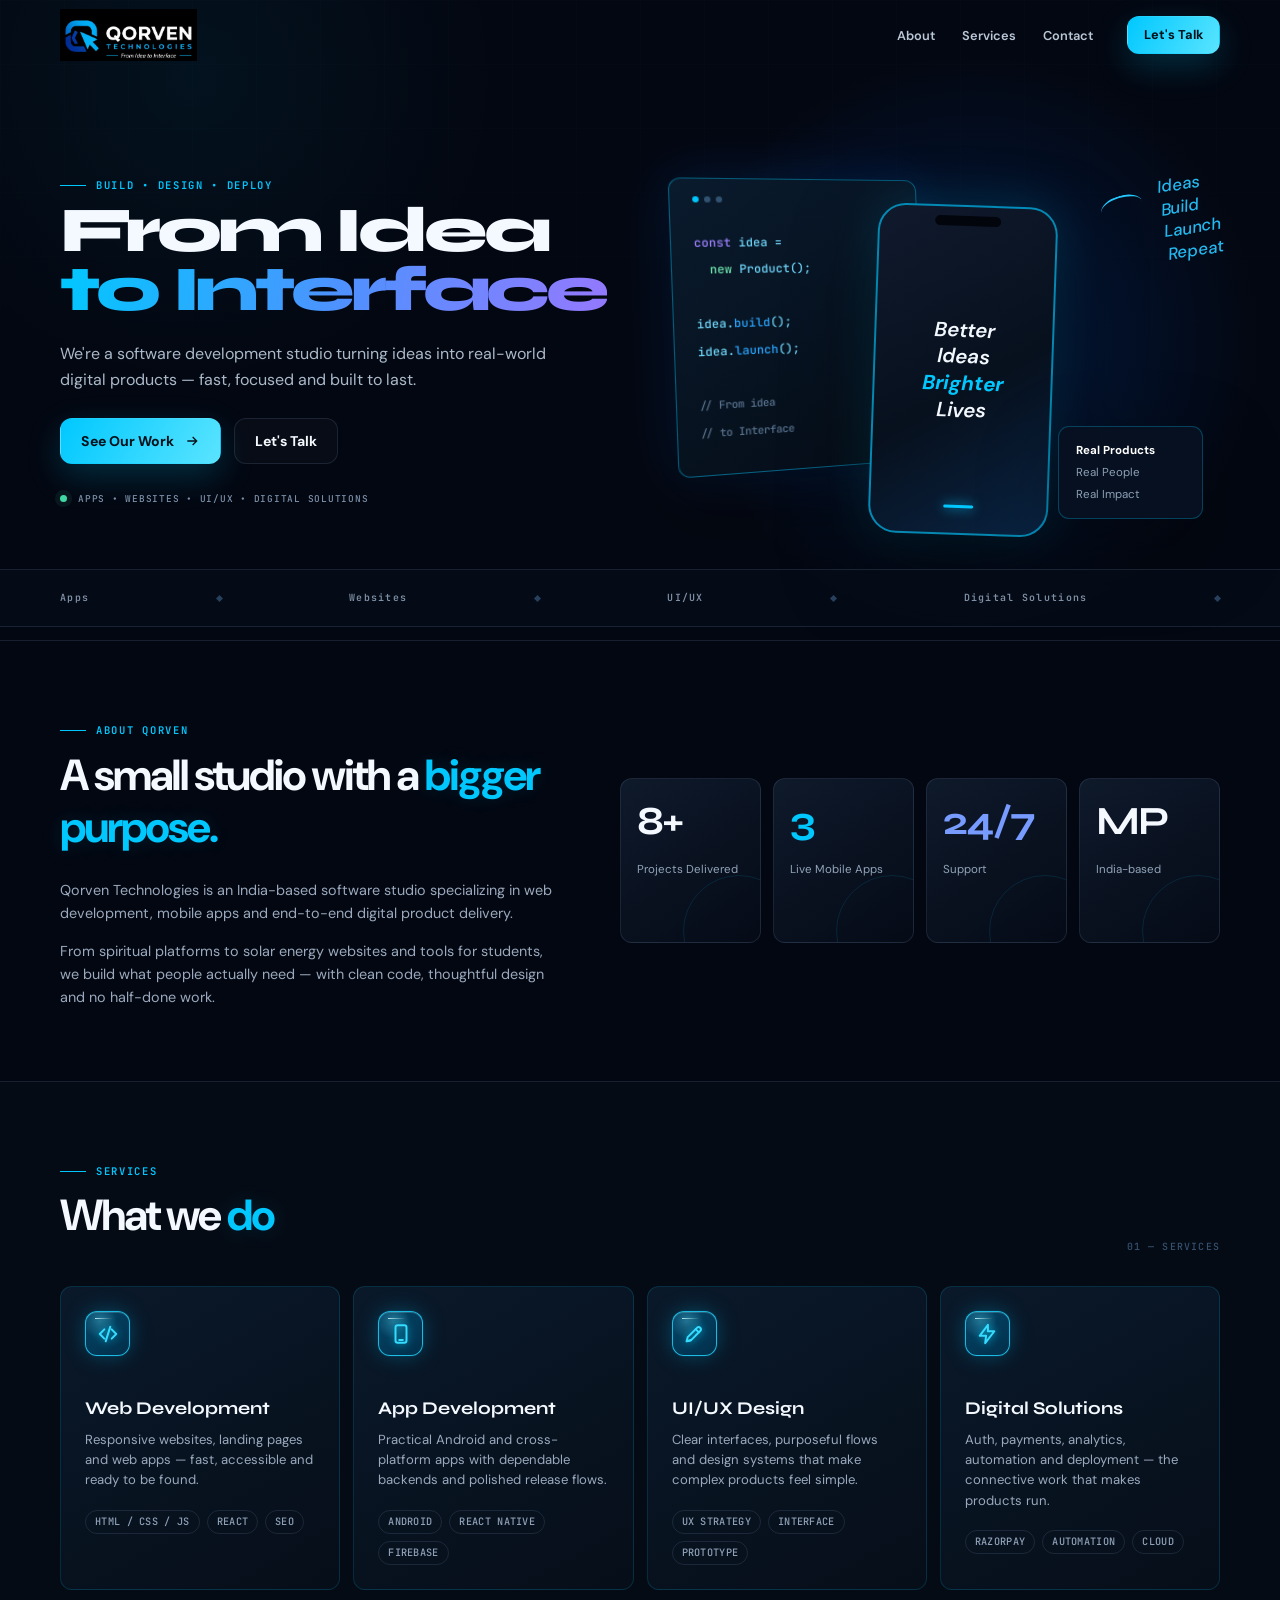
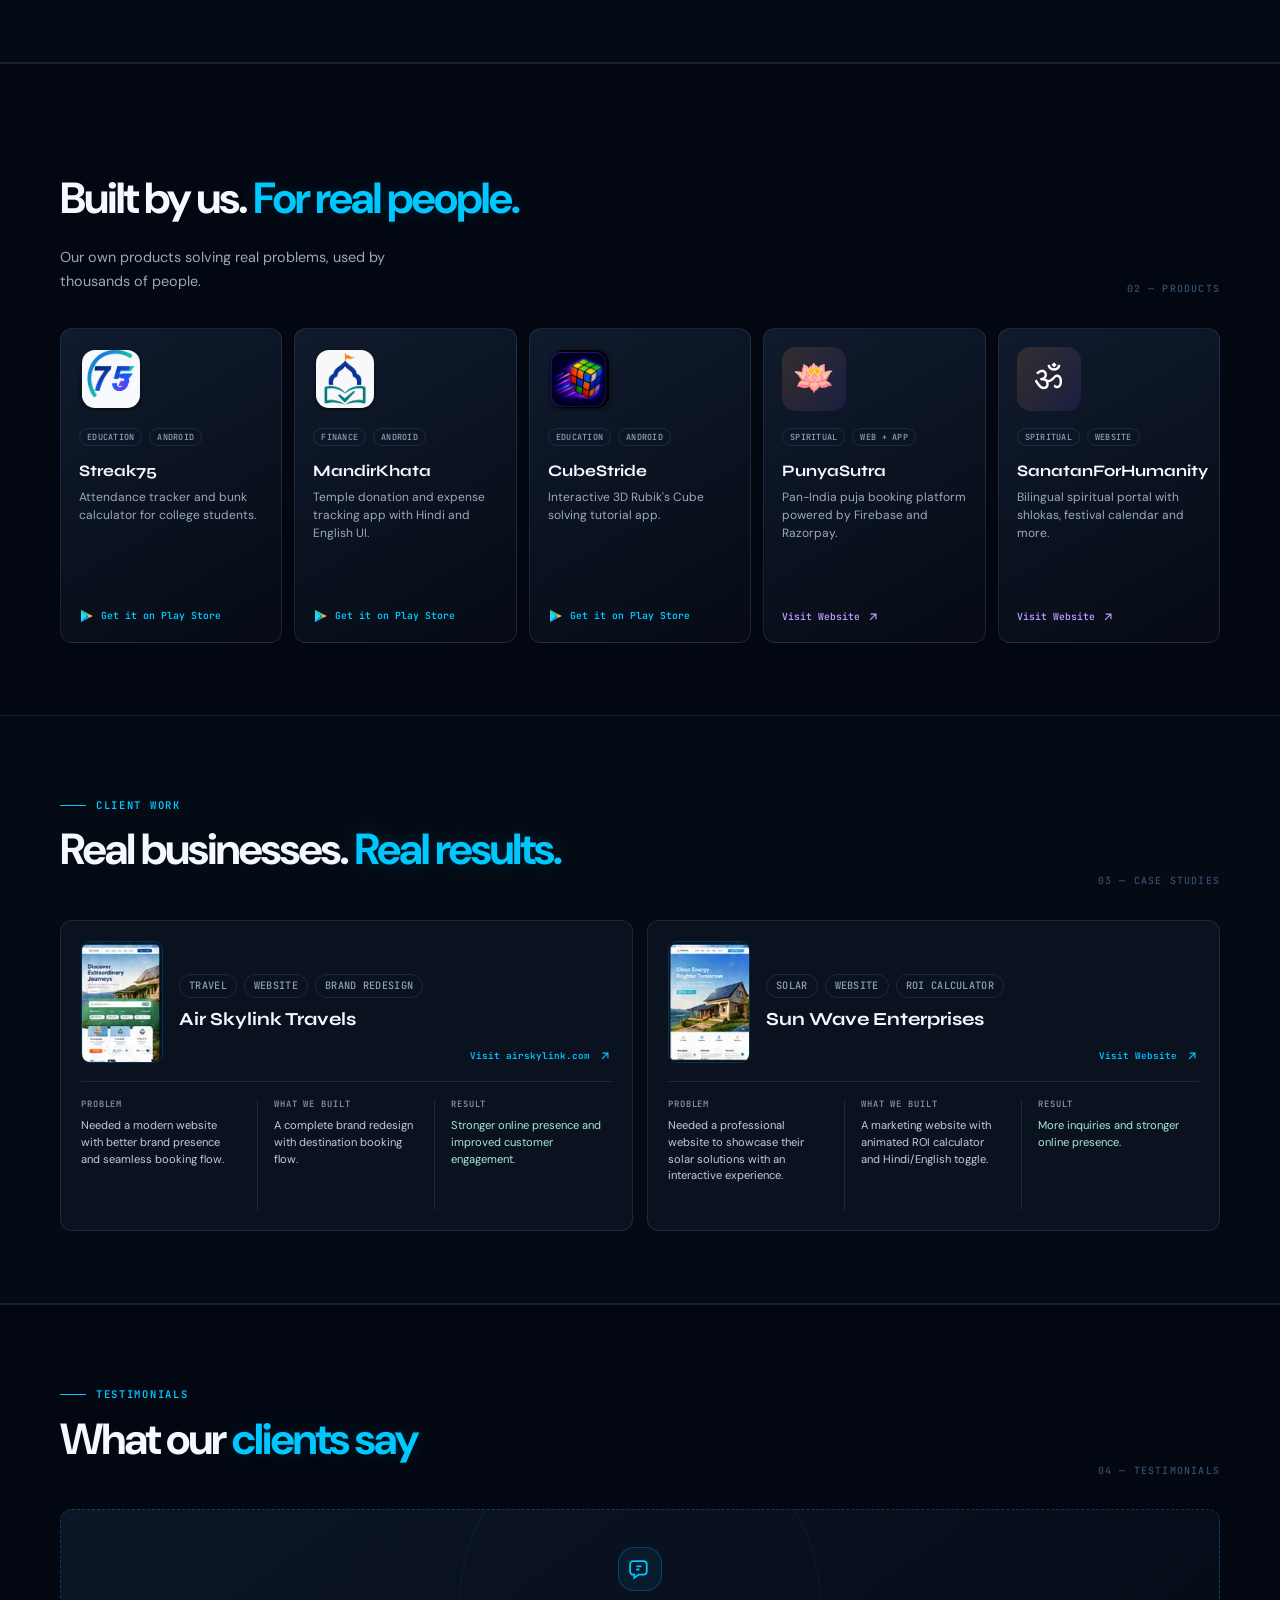
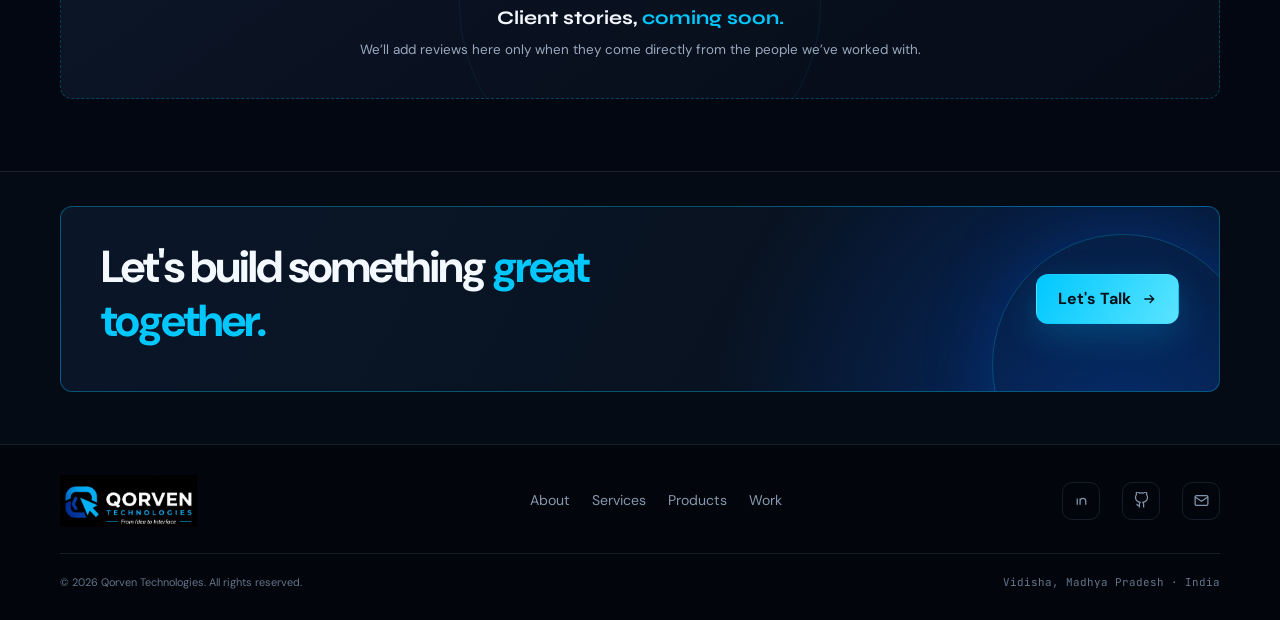
<file: index.html>
<!DOCTYPE html>
<html lang="en">
<head>
  <meta charset="UTF-8">
  <meta name="viewport" content="width=device-width, initial-scale=1.0">
  <meta name="description" content="Qorven Technologies is an India-based software studio building focused web, mobile and digital products.">
  <meta name="theme-color" content="#030711">
  <title>Qorven Technologies — From Idea to Interface</title>
  <link rel="preconnect" href="https://fonts.googleapis.com">
  <link rel="preconnect" href="https://fonts.gstatic.com" crossorigin>
  <link href="https://fonts.googleapis.com/css2?family=DM+Sans:wght@400;500;600;700&family=JetBrains+Mono:wght@500;600&family=Syne:wght@600;700;800&display=swap" rel="stylesheet">
  <link rel="icon" type="image/png" sizes="32x32" href="assets/favicon-32.png?v=3">
  <link rel="icon" type="image/png" sizes="512x512" href="assets/favicon-512.png?v=3">
  <link rel="apple-touch-icon" sizes="180x180" href="assets/apple-touch-icon.png?v=3">
  <style>
    :root {
      --bg: #030711;
      --bg-soft: #070d19;
      --surface: #0a1220;
      --surface-2: #0d1727;
      --surface-3: #111d30;
      --text: #f4f8ff;
      --muted: #9aa9bd;
      --faint: #66768c;
      --line: rgba(147, 179, 219, .14);
      --cyan: #00c8ff;
      --blue: #0057e7;
      --purple: #7a5cff;
      --green: #40d9a3;
      --orange: #ff9f43;
      --display: "Syne", sans-serif;
      --body: "DM Sans", sans-serif;
      --mono: "JetBrains Mono", monospace;
      --shadow: 0 30px 80px rgba(0, 0, 0, .35);
      --radius: 22px;
      --container: min(1180px, calc(100% - 40px));
    }

    * { box-sizing: border-box; }
    html { scroll-behavior: smooth; scroll-padding-top: 90px; }
    body {
      margin: 0;
      min-width: 320px;
      background: var(--bg);
      color: var(--text);
      font-family: var(--body);
      font-size: 16px;
      line-height: 1.65;
      overflow-x: hidden;
    }
    body.menu-open { overflow: hidden; }
    a { color: inherit; text-decoration: none; }
    img { display: block; max-width: 100%; }
    button { color: inherit; font: inherit; }
    ::selection { color: #001018; background: var(--cyan); }

    .skip-link {
      position: fixed;
      top: 10px;
      left: 10px;
      z-index: 999;
      padding: 10px 14px;
      border-radius: 8px;
      background: var(--cyan);
      color: #001018;
      transform: translateY(-150%);
    }
    .skip-link:focus { transform: translateY(0); }
    :focus-visible { outline: 2px solid var(--cyan); outline-offset: 4px; }
    .container { width: var(--container); margin-inline: auto; }
    .section { position: relative; padding: 112px 0; }
    .section-kicker,
    .eyebrow {
      display: inline-flex;
      align-items: center;
      gap: 10px;
      margin: 0 0 18px;
      color: var(--cyan);
      font: 600 .76rem/1 var(--mono);
      letter-spacing: .14em;
      text-transform: uppercase;
    }
    .section-kicker::before,
    .eyebrow::before { width: 26px; height: 1px; background: currentColor; content: ""; }
    .section-heading {
      max-width: 760px;
      margin: 0;
      font: 700 clamp(2.2rem, 4.7vw, 4.4rem)/1.04 var(--display);
      letter-spacing: -.045em;
    }
    .section-intro {
      max-width: 600px;
      margin: 22px 0 0;
      color: var(--muted);
      font-size: 1.08rem;
    }
    .section-head { margin-bottom: 50px; }
    .section-head.split { display: flex; justify-content: space-between; align-items: end; gap: 40px; }
    .section-index { color: #35516f; font: 500 .8rem/1 var(--mono); }

    .btn {
      display: inline-flex;
      min-height: 50px;
      align-items: center;
      justify-content: center;
      gap: 10px;
      padding: 0 21px;
      border: 1px solid transparent;
      border-radius: 12px;
      font-weight: 700;
      line-height: 1;
      transition: transform .25s ease, border-color .25s ease, background .25s ease, box-shadow .25s ease;
    }
    .btn svg { transition: transform .25s ease; }
    .btn:hover { transform: translateY(-3px); }
    .btn:hover svg { transform: translateX(3px); }
    .btn-primary {
      color: #00111a;
      background: linear-gradient(120deg, var(--cyan), #5ae4ff);
      box-shadow: 0 12px 35px rgba(0, 200, 255, .2);
    }
    .btn-primary:hover { box-shadow: 0 16px 46px rgba(0, 200, 255, .3); }
    .btn-secondary { color: var(--text); border-color: var(--line); background: rgba(255, 255, 255, .025); }
    .btn-secondary:hover { border-color: rgba(0, 200, 255, .45); background: rgba(0, 200, 255, .06); }

    .site-header {
      position: fixed;
      inset: 0 0 auto;
      z-index: 100;
      border-bottom: 1px solid transparent;
      transition: background .25s ease, border-color .25s ease, box-shadow .25s ease;
    }
    .site-header.scrolled {
      border-color: var(--line);
      background: rgba(3, 7, 17, .82);
      box-shadow: 0 10px 40px rgba(0, 0, 0, .25);
      backdrop-filter: blur(18px);
    }
    .nav { display: flex; height: 78px; align-items: center; justify-content: space-between; gap: 32px; }
    .brand { display: block; width: 245px; flex: 0 0 auto; }
    .brand img { width: 100%; height: 56px; object-fit: contain; object-position: left center; }
    .nav-panel { display: flex; align-items: center; gap: 34px; }
    .nav-links { display: flex; align-items: center; gap: 30px; margin: 0; padding: 0; list-style: none; }
    .nav-links a { position: relative; color: #bac7d7; font-size: .94rem; font-weight: 600; }
    .nav-links a::after {
      position: absolute;
      right: 0;
      bottom: -8px;
      left: 0;
      height: 1px;
      background: var(--cyan);
      content: "";
      transform: scaleX(0);
      transform-origin: right;
      transition: transform .25s ease;
    }
    .nav-links a:hover { color: white; }
    .nav-links a:hover::after { transform: scaleX(1); transform-origin: left; }
    .nav-cta { min-height: 43px; padding: 0 17px; font-size: .92rem; }
    .menu-toggle {
      display: none;
      width: 44px;
      height: 44px;
      padding: 0;
      border: 1px solid var(--line);
      border-radius: 10px;
      background: var(--surface);
      cursor: pointer;
    }
    .menu-toggle span { display: block; width: 20px; height: 1px; margin: 5px auto; background: white; transition: transform .25s ease, opacity .25s ease; }

    .hero {
      position: relative;
      min-height: 820px;
      padding: 150px 0 0;
      overflow: hidden;
      background:
        radial-gradient(circle at 76% 38%, rgba(0, 87, 231, .18), transparent 27%),
        radial-gradient(circle at 55% 6%, rgba(0, 200, 255, .08), transparent 24%);
    }
    .hero::before {
      position: absolute;
      inset: 0;
      opacity: .24;
      background-image: linear-gradient(rgba(79, 128, 171, .09) 1px, transparent 1px), linear-gradient(90deg, rgba(79, 128, 171, .09) 1px, transparent 1px);
      background-size: 64px 64px;
      mask-image: linear-gradient(to bottom, black 0, transparent 82%);
      content: "";
      pointer-events: none;
    }
    .hero-layout { position: relative; z-index: 1; display: grid; grid-template-columns: 1.18fr .82fr; align-items: center; gap: 30px; min-height: 560px; }
    .hero-copy { padding-bottom: 28px; }
    .hero h1 {
      margin: 0;
      max-width: 720px;
      font: 800 clamp(4rem, 5.5vw, 5.8rem)/.88 var(--display);
      letter-spacing: -.065em;
    }
    .hero h1 span { display: block; }
    .hero h1 .gradient {
      color: transparent;
      background: linear-gradient(100deg, var(--cyan), #4f91ff 52%, #9579ff);
      background-clip: text;
      -webkit-background-clip: text;
    }
    .hero-subtitle { max-width: 610px; margin: 30px 0 0; color: #aab9ca; font-size: clamp(1.05rem, 1.7vw, 1.22rem); line-height: 1.7; }
    .hero-actions { display: flex; flex-wrap: wrap; gap: 13px; margin-top: 35px; }
    .hero-note { display: flex; align-items: center; gap: 11px; margin-top: 34px; color: #72839a; font: 500 .73rem/1.4 var(--mono); letter-spacing: .08em; text-transform: uppercase; }
    .hero-note .pulse { width: 7px; height: 7px; border-radius: 50%; background: var(--green); box-shadow: 0 0 0 5px rgba(64, 217, 163, .08); }

    .product-stage { position: relative; min-height: 510px; perspective: 1000px; }
    .device {
      position: absolute;
      top: 35px;
      right: 18px;
      width: min(360px, 85%);
      padding: 10px;
      border: 1px solid rgba(138, 177, 232, .26);
      border-radius: 34px;
      background: linear-gradient(145deg, #18243a, #050a13 60%);
      box-shadow: 0 50px 90px rgba(0, 0, 0, .55), 0 0 80px rgba(0, 87, 231, .18);
      transform: rotateY(-7deg) rotateX(2deg);
    }
    .device-screen { position: relative; min-height: 430px; padding: 24px; overflow: hidden; border-radius: 25px; background: #060b15; }
    .device-screen::before { position: absolute; inset: 0; background: radial-gradient(circle at 75% 20%, rgba(0, 200, 255, .16), transparent 35%); content: ""; }
    .device-top { position: relative; display: flex; align-items: center; justify-content: space-between; color: #8ea0b7; font: 500 .62rem/1 var(--mono); letter-spacing: .1em; }
    .device-dot { width: 8px; height: 8px; border-radius: 50%; background: var(--green); box-shadow: 0 0 14px var(--green); }
    .device-title { position: relative; margin: 54px 0 5px; font: 700 1.85rem/1.1 var(--display); letter-spacing: -.03em; }
    .device-copy { position: relative; margin: 0; color: #74869c; font-size: .85rem; }
    .code-card { position: relative; margin-top: 30px; padding: 18px; border: 1px solid var(--line); border-radius: 16px; background: rgba(12, 21, 36, .86); }
    .code-line { height: 7px; margin: 11px 0; border-radius: 10px; background: #20334d; }
    .code-line.cyan { width: 48%; background: linear-gradient(90deg, var(--cyan), #285c84); }
    .code-line.blue { width: 72%; background: linear-gradient(90deg, var(--blue), #20334d); }
    .code-line.short { width: 32%; }
    .mini-metrics { position: relative; display: grid; grid-template-columns: repeat(2, 1fr); gap: 10px; margin-top: 14px; }
    .mini-metric { padding: 14px; border: 1px solid var(--line); border-radius: 13px; background: #0a1220; }
    .mini-metric strong { display: block; color: var(--cyan); font: 700 1.12rem/1 var(--display); }
    .mini-metric span { color: #71839a; font-size: .66rem; }
    .float-card {
      position: absolute;
      z-index: 3;
      display: flex;
      align-items: center;
      gap: 12px;
      min-width: 190px;
      padding: 12px;
      border: 1px solid rgba(138, 177, 232, .22);
      border-radius: 15px;
      background: rgba(10, 18, 32, .9);
      box-shadow: var(--shadow);
      backdrop-filter: blur(15px);
      animation: float 5s ease-in-out infinite;
    }
    .float-card img { width: 44px; height: 44px; border-radius: 11px; object-fit: cover; }
    .float-card strong { display: block; font-size: .78rem; }
    .float-card small { display: block; color: var(--muted); font-size: .65rem; }
    .float-one { top: 5px; left: 0; }
    .float-two { right: -16px; bottom: 22px; animation-delay: -2.3s; }
    @keyframes float { 0%, 100% { transform: translateY(0); } 50% { transform: translateY(-10px); } }

    .hero-strip { position: relative; z-index: 2; margin-top: 40px; border-top: 1px solid var(--line); border-bottom: 1px solid var(--line); background: rgba(7, 13, 25, .7); }
    .strip-inner { display: flex; min-height: 76px; align-items: center; justify-content: space-between; gap: 20px; color: #7f90a6; font: 600 .75rem/1 var(--mono); letter-spacing: .13em; }
    .strip-inner span:not(.diamond) { white-space: nowrap; }
    .diamond { width: 5px; height: 5px; background: #27405d; transform: rotate(45deg); }

    .about-grid { display: grid; grid-template-columns: .95fr 1.05fr; gap: 90px; align-items: center; }
    .about-copy p:not(.section-kicker) { margin: 22px 0 0; color: var(--muted); font-size: 1.03rem; }
    .stats-grid { display: grid; grid-template-columns: repeat(2, 1fr); gap: 14px; }
    .stat-card {
      position: relative;
      min-height: 172px;
      padding: 26px;
      overflow: hidden;
      border: 1px solid var(--line);
      border-radius: var(--radius);
      background: linear-gradient(145deg, rgba(17, 29, 48, .84), rgba(7, 13, 25, .72));
      transition: transform .3s ease, border-color .3s ease, box-shadow .3s ease;
    }
    .stat-card::after { position: absolute; right: -35px; bottom: -45px; width: 110px; height: 110px; border: 1px solid rgba(0, 200, 255, .12); border-radius: 50%; content: ""; }
    .stat-card:hover { transform: translateY(-6px); border-color: rgba(0, 200, 255, .35); box-shadow: 0 20px 50px rgba(0, 0, 0, .25); }
    .stat-value { display: block; margin-bottom: 17px; font: 700 clamp(2rem, 4vw, 3.4rem)/1 var(--display); letter-spacing: -.04em; }
    .stat-label { color: #91a3b8; font-size: .9rem; }
    .stat-card:nth-child(2) .stat-value { color: var(--cyan); }
    .stat-card:nth-child(3) .stat-value { color: #779bff; }

    .services { border-block: 1px solid var(--line); background: var(--bg-soft); }
    .service-grid { display: grid; grid-template-columns: repeat(2, 1fr); border-top: 1px solid var(--line); border-left: 1px solid var(--line); }
    .service-card {
      position: relative;
      min-height: 290px;
      padding: 36px;
      border-right: 1px solid var(--line);
      border-bottom: 1px solid var(--line);
      background: rgba(255, 255, 255, .008);
      transition: background .3s ease, transform .3s ease;
    }
    .service-card:hover { z-index: 1; background: rgba(0, 200, 255, .035); transform: translateY(-4px); }
    .service-number { color: #40516a; font: 500 .72rem/1 var(--mono); }
    .service-icon { display: grid; width: 45px; height: 45px; margin: 40px 0 20px; place-items: center; border: 1px solid rgba(0, 200, 255, .24); border-radius: 12px; color: var(--cyan); background: rgba(0, 200, 255, .06); }
    .service-icon svg { width: 22px; height: 22px; }
    .service-card h3 { margin: 0; font: 700 1.5rem/1.2 var(--display); }
    .service-card p { max-width: 430px; margin: 13px 0 20px; color: var(--muted); }
    .tags { display: flex; flex-wrap: wrap; gap: 7px; }
    .tag { padding: 6px 9px; border: 1px solid var(--line); border-radius: 999px; color: #8fa0b7; font: 500 .64rem/1 var(--mono); letter-spacing: .03em; text-transform: uppercase; }

    .products { overflow: hidden; }
    .product-grid { display: grid; grid-template-columns: repeat(12, 1fr); gap: 18px; }
    .product-card {
      position: relative;
      display: flex;
      min-height: 430px;
      padding: 24px;
      flex-direction: column;
      overflow: hidden;
      border: 1px solid var(--line);
      border-radius: var(--radius);
      background: linear-gradient(150deg, rgba(17, 29, 48, .92), rgba(6, 11, 21, .98));
      transition: transform .35s ease, border-color .35s ease, box-shadow .35s ease;
    }
    .product-card:nth-child(-n+3) { grid-column: span 4; }
    .product-card:nth-child(n+4) { grid-column: span 6; min-height: 340px; }
    .product-card:hover { transform: translateY(-8px); border-color: rgba(0, 200, 255, .32); box-shadow: 0 26px 70px rgba(0, 0, 0, .35); }
    .product-visual { position: relative; display: grid; height: 188px; margin: -24px -24px 24px; place-items: center; overflow: hidden; background: radial-gradient(circle at 50% 45%, rgba(0, 87, 231, .22), transparent 55%), #070d18; }
    .product-visual::before { position: absolute; inset: 0; opacity: .13; background-image: linear-gradient(rgba(0, 200, 255, .18) 1px, transparent 1px), linear-gradient(90deg, rgba(0, 200, 255, .18) 1px, transparent 1px); background-size: 28px 28px; content: ""; }
    .product-visual img { position: relative; width: 128px; height: 128px; border-radius: 28px; object-fit: cover; box-shadow: 0 20px 45px rgba(0, 0, 0, .45); transition: transform .4s ease; }
    .product-card:hover .product-visual img { transform: scale(1.05) rotate(-2deg); }
    .product-card h3 { margin: 20px 0 8px; font: 700 1.42rem/1.2 var(--display); }
    .product-card p { margin: 0 0 24px; color: var(--muted); }
    .product-link { display: inline-flex; align-items: center; gap: 9px; margin-top: auto; color: var(--cyan); font: 600 .77rem/1 var(--mono); }
    .product-link svg { transition: transform .25s ease; }
    .product-link:hover svg { transform: translate(3px, -3px); }
    .product-link .play-store-mark { width: 19px; height: 19px; flex: 0 0 auto; }
    .product-link:hover .play-store-mark { transform: translateX(2px); }
    .brand-visual { position: relative; height: 120px; margin-bottom: 25px; overflow: hidden; border-radius: 16px; background: linear-gradient(120deg, rgba(0, 87, 231, .18), rgba(0, 200, 255, .04)); }
    .brand-visual span { position: absolute; right: 24px; bottom: -13px; color: rgba(255, 255, 255, .08); font: 800 6.6rem/1 var(--display); letter-spacing: -.08em; }
    .product-card.spiritual .brand-visual { background: linear-gradient(120deg, rgba(255, 159, 67, .15), rgba(122, 92, 255, .12)); }
    .product-card.spiritual .product-link { color: #bd9bff; }

    .work { border-block: 1px solid var(--line); background: var(--bg-soft); }
    .case-list { display: grid; gap: 18px; }
    .case-card { padding: 34px; border: 1px solid var(--line); border-radius: var(--radius); background: var(--surface); transition: border-color .3s ease, transform .3s ease; }
    .case-card:hover { transform: translateY(-5px); border-color: rgba(0, 200, 255, .3); }
    .case-top { display: flex; align-items: flex-start; justify-content: space-between; gap: 25px; padding-bottom: 28px; border-bottom: 1px solid var(--line); }
    .case-top h3 { margin: 13px 0 0; font: 700 clamp(1.5rem, 3vw, 2.1rem)/1.2 var(--display); }
    .case-link { display: inline-flex; align-items: center; gap: 8px; flex: 0 0 auto; color: var(--cyan); font: 600 .74rem/1 var(--mono); }
    .case-columns { display: grid; grid-template-columns: repeat(3, 1fr); gap: 0; padding-top: 28px; }
    .case-column { min-height: 150px; padding: 0 28px; border-right: 1px solid var(--line); }
    .case-column:first-child { padding-left: 0; }
    .case-column:last-child { padding-right: 0; border: 0; }
    .case-column strong { display: block; margin-bottom: 12px; color: #7f91a8; font: 600 .68rem/1 var(--mono); letter-spacing: .1em; text-transform: uppercase; }
    .case-column p { margin: 0; color: #c1ccda; }
    .case-column.result p { color: #a9e8d2; }

    .testimonials { overflow: hidden; }
    .reviews-empty {
      position: relative;
      display: grid;
      min-height: 280px;
      padding: 44px;
      place-items: center;
      overflow: hidden;
      border: 1px dashed rgba(0, 200, 255, .26);
      border-radius: var(--radius);
      background: linear-gradient(145deg, rgba(17, 29, 48, .72), rgba(7, 13, 25, .75));
      text-align: center;
    }
    .reviews-empty::before { position: absolute; width: 360px; height: 360px; border: 1px solid rgba(0, 200, 255, .08); border-radius: 50%; content: ""; }
    .reviews-empty-inner { position: relative; max-width: 570px; }
    .reviews-icon { display: grid; width: 54px; height: 54px; margin: 0 auto 22px; place-items: center; border: 1px solid rgba(0, 200, 255, .25); border-radius: 16px; color: var(--cyan); background: rgba(0, 200, 255, .06); }
    .reviews-icon svg { width: 25px; height: 25px; }
    .reviews-empty h3 { margin: 0 0 10px; font: 700 1.55rem/1.2 var(--display); }
    .reviews-empty p { margin: 0; color: var(--muted); }

    .footer-cta { padding: 90px 0; border-top: 1px solid var(--line); background: radial-gradient(circle at 50% 100%, rgba(0, 87, 231, .23), transparent 48%), var(--bg-soft); text-align: center; }
    .footer-cta h2 { max-width: 820px; margin: 0 auto 30px; font: 700 clamp(2.6rem, 6vw, 5.8rem)/.98 var(--display); letter-spacing: -.055em; }
    .footer-cta h2 span { color: transparent; background: linear-gradient(100deg, var(--cyan), #6b85ff); background-clip: text; -webkit-background-clip: text; }
    .site-footer { padding: 48px 0 28px; border-top: 1px solid var(--line); background: #02050b; }
    .footer-top { display: flex; align-items: center; justify-content: space-between; gap: 35px; padding-bottom: 35px; border-bottom: 1px solid var(--line); }
    .footer-brand { width: 265px; }
    .footer-brand img { width: 100%; height: 66px; object-fit: contain; object-position: left; }
    .footer-nav,
    .socials { display: flex; align-items: center; gap: 22px; }
    .footer-nav a { color: #8798ae; font-size: .88rem; }
    .footer-nav a:hover { color: var(--cyan); }
    .social-link { display: grid; width: 38px; height: 38px; place-items: center; border: 1px solid var(--line); border-radius: 10px; color: #8193aa; transition: color .25s ease, border-color .25s ease, transform .25s ease; }
    .social-link:hover { color: var(--cyan); border-color: rgba(0, 200, 255, .35); transform: translateY(-3px); }
    .social-link svg { width: 17px; height: 17px; }
    .footer-bottom { display: flex; align-items: center; justify-content: space-between; gap: 25px; padding-top: 26px; color: #65758a; font-size: .78rem; }
    .footer-bottom .mono { font-family: var(--mono); }

    .reveal { opacity: 0; transform: translateY(24px); transition: opacity .7s ease, transform .7s cubic-bezier(.22, 1, .36, 1); transition-delay: var(--delay, 0ms); }
    .reveal.visible { opacity: 1; transform: translateY(0); }

    @media (max-width: 960px) {
      :root { --container: min(100% - 34px, 760px); }
      .section { padding: 90px 0; }
      .hero { padding-top: 125px; }
      .hero-layout { grid-template-columns: 1fr; gap: 5px; }
      .hero-copy { text-align: center; }
      .hero h1,
      .hero-subtitle { margin-inline: auto; }
      .hero-actions,
      .hero-note { justify-content: center; }
      .product-stage { width: min(500px, 100%); margin: 0 auto; }
      .strip-inner span:nth-of-type(4),
      .strip-inner .diamond:nth-of-type(4) { display: none; }
      .about-grid { grid-template-columns: 1fr; gap: 48px; }
      .product-card:nth-child(-n+3) { grid-column: span 6; }
      .product-card:nth-child(3) { grid-column: 4 / span 6; }
      .case-columns { grid-template-columns: 1fr; }
      .case-column,
      .case-column:first-child,
      .case-column:last-child { min-height: auto; padding: 20px 0; border-right: 0; border-bottom: 1px solid var(--line); }
      .case-column:last-child { border-bottom: 0; }
      .footer-top { flex-wrap: wrap; }
    }

    @media (max-width: 760px) {
      :root { --container: calc(100% - 28px); --radius: 18px; }
      html { scroll-padding-top: 74px; }
      .nav { height: 70px; }
      .brand { width: 200px; }
      .brand img { height: 48px; }
      .menu-toggle { display: block; }
      .menu-toggle[aria-expanded="true"] span:nth-child(1) { transform: translateY(6px) rotate(45deg); }
      .menu-toggle[aria-expanded="true"] span:nth-child(2) { opacity: 0; }
      .menu-toggle[aria-expanded="true"] span:nth-child(3) { transform: translateY(-6px) rotate(-45deg); }
      .nav-panel {
        position: fixed;
        inset: 70px 14px auto;
        display: grid;
        padding: 22px;
        border: 1px solid var(--line);
        border-radius: 18px;
        background: rgba(7, 13, 25, .97);
        box-shadow: var(--shadow);
        opacity: 0;
        pointer-events: none;
        transform: translateY(-12px);
        transition: opacity .25s ease, transform .25s ease;
        backdrop-filter: blur(20px);
      }
      .nav-panel.open { opacity: 1; pointer-events: auto; transform: translateY(0); }
      .nav-links { display: grid; gap: 0; }
      .nav-links a { display: block; padding: 13px 4px; font-size: 1rem; }
      .nav-cta { width: 100%; }
      .hero { min-height: 0; padding-top: 116px; }
      .hero-layout { min-height: 0; }
      .hero h1 { font-size: clamp(2.15rem, 9.2vw, 4.5rem); }
      .hero-subtitle { margin-top: 23px; font-size: 1rem; }
      .hero-actions { align-items: stretch; }
      .hero-actions .btn { flex: 1 1 160px; }
      .hero-note { font-size: .62rem; }
      .product-stage { min-height: 440px; }
      .device { top: 36px; right: 50%; width: min(330px, 88%); transform: translateX(50%) rotateY(-3deg); }
      .device-screen { min-height: 370px; padding: 21px; }
      .device-title { margin-top: 42px; }
      .float-card { min-width: 158px; padding: 9px; }
      .float-card img { width: 36px; height: 36px; border-radius: 9px; }
      .float-one { left: 0; }
      .float-two { right: 0; bottom: 15px; }
      .hero-strip { margin-top: 25px; }
      .strip-inner { justify-content: center; min-height: 62px; }
      .strip-inner span:not(.diamond) { font-size: .63rem; }
      .strip-inner span:nth-of-type(3),
      .strip-inner .diamond:nth-of-type(3) { display: none; }
      .section-head.split { display: block; }
      .section-index { display: none; }
      .stats-grid { gap: 10px; }
      .stat-card { min-height: 145px; padding: 20px; }
      .service-grid { grid-template-columns: 1fr; }
      .service-card { min-height: 0; padding: 28px; }
      .service-icon { margin-top: 30px; }
      .product-grid { display: grid; grid-template-columns: 1fr; }
      .product-card:nth-child(n) { grid-column: auto; min-height: 390px; }
      .product-card:nth-child(n+4) { min-height: 315px; }
      .case-card { padding: 24px; }
      .case-top { display: block; }
      .case-link { margin-top: 22px; }
      .reviews-empty { min-height: 250px; padding: 34px 22px; }
      .footer-cta { padding: 75px 0; }
      .footer-top { display: grid; justify-items: center; text-align: center; }
      .footer-brand img { object-position: center; }
      .footer-nav { flex-wrap: wrap; justify-content: center; }
      .footer-bottom { display: grid; justify-items: center; text-align: center; }
    }

    @media (max-width: 420px) {
      .hero-actions { display: grid; }
      .stats-grid { grid-template-columns: 1fr; }
      .stat-card { min-height: 128px; }
      .strip-inner span:nth-of-type(2),
      .strip-inner .diamond:nth-of-type(2) { display: none; }
    }

    /* Prototype-matched compact product studio layout */
    :root { --container: min(1160px, calc(100% - 48px)); --radius: 14px; }
    .accent-text { color: var(--cyan); }
    .section { padding: 72px 0; border-top: 1px solid var(--line); }
    .section-heading {
      max-width: 650px;
      padding: .04em 0 .22em;
      overflow: visible;
      font-family: var(--body);
      font-size: clamp(2rem, 3.4vw, 3.1rem);
      font-weight: 700;
      line-height: 1.2;
      letter-spacing: -.045em;
      text-rendering: geometricPrecision;
    }
    .section-kicker, .eyebrow { margin-bottom: 12px; font-size: .66rem; letter-spacing: .16em; }
    .section-head { margin-bottom: 34px; }
    .section-intro { max-width: 380px; margin-top: 12px; font-size: .9rem; }
    .section-index { font-size: .62rem; letter-spacing: .12em; }

    .nav { height: 70px; }
    .brand { width: 180px; }
    .brand img { height: 52px; }
    .nav-links { gap: 27px; }
    .nav-links a { font-size: .8rem; }
    .nav-cta { min-height: 38px; padding-inline: 16px; font-size: .8rem; }

    .hero {
      min-height: 640px;
      padding-top: 104px;
      background:
        radial-gradient(circle at 76% 53%, rgba(0, 94, 231, .22), transparent 28%),
        radial-gradient(circle at 15% 12%, rgba(0, 200, 255, .06), transparent 25%),
        var(--bg);
    }
    .hero-layout { grid-template-columns: .98fr 1.02fr; gap: 44px; min-height: 465px; }
    .hero-copy { padding: 0; }
    .hero h1 { max-width: 620px; font-size: clamp(3.8rem, 5vw, 4.8rem); line-height: .92; }
    .hero h1 span { white-space: nowrap; }
    .hero-subtitle { max-width: 500px; margin-top: 21px; font-size: 1rem; line-height: 1.6; }
    .hero-actions { margin-top: 26px; }
    .hero-actions .btn { min-height: 46px; padding-inline: 20px; font-size: .88rem; }
    .hero-note { margin-top: 28px; color: #7d91aa; font-size: .59rem; }
    .hero-strip { margin-top: 0; }
    .strip-inner { min-height: 56px; font-size: .62rem; }

    .product-stage { min-height: 420px; }
    .code-window {
      position: absolute;
      top: 52px;
      left: 5%;
      width: 245px;
      height: 290px;
      padding: 17px 21px;
      border: 1px solid rgba(0, 200, 255, .42);
      border-radius: 12px;
      background: linear-gradient(145deg, rgba(9, 27, 46, .96), rgba(4, 11, 21, .98));
      box-shadow: 0 30px 70px rgba(0, 0, 0, .4), 0 0 55px rgba(0, 118, 255, .18);
      transform: perspective(800px) rotateY(8deg) rotateZ(-2deg);
    }
    .window-dots { display: flex; gap: 5px; margin-bottom: 25px; }
    .window-dots i { width: 6px; height: 6px; border-radius: 50%; background: #315270; }
    .window-dots i:first-child { background: var(--cyan); }
    .code-window code { color: #71dbff; font: 500 .72rem/1.75 var(--mono); }
    .code-window code span { color: #9e80ff; }
    .code-window code b { color: #6ee7ae; font-weight: 500; }
    .code-window code em { color: #28a5ff; font-style: normal; }
    .code-window code small { color: #59738f; font-size: .66rem; }
    .phone-mockup {
      position: absolute;
      z-index: 2;
      top: 78px;
      left: 39%;
      display: flex;
      width: 180px;
      height: 330px;
      align-items: center;
      justify-content: center;
      border: 2px solid rgba(0, 200, 255, .64);
      border-radius: 28px;
      background: linear-gradient(150deg, #101a2d, #07101d 55%, #092342);
      box-shadow: 0 35px 80px rgba(0, 0, 0, .55), 0 0 50px rgba(0, 200, 255, .2);
      transform: rotate(2deg);
    }
    .phone-notch { position: absolute; top: 9px; width: 66px; height: 10px; border-radius: 10px; background: #02060c; }
    .phone-mockup > span { color: #f3f8ff; font: italic 600 1.28rem/1.3 var(--body); text-align: center; }
    .phone-mockup strong { color: var(--cyan); }
    .phone-mockup > i { position: absolute; bottom: 25px; width: 30px; height: 3px; border-radius: 10px; background: var(--cyan); box-shadow: 0 0 12px var(--cyan); }
    .idea-loop { position: absolute; top: 44px; right: 0; color: #24b8ee; font: italic 500 1.05rem/1.35 var(--body); transform: rotate(-9deg); }
    .idea-loop::before { position: absolute; top: 14px; right: 75px; width: 42px; height: 20px; border-top: 2px solid #26c9ff; border-radius: 50%; content: ""; transform: rotate(-8deg); }
    .impact-card { position: absolute; z-index: 4; right: 3%; bottom: 28px; display: grid; min-width: 145px; gap: 3px; padding: 14px 17px; border: 1px solid rgba(0, 200, 255, .27); border-radius: 11px; background: rgba(7, 18, 33, .94); box-shadow: var(--shadow); font-size: .72rem; }
    .impact-card strong { color: white; }
    .impact-card span { color: #8da0b6; }

    .about-grid { grid-template-columns: .95fr 1.15fr; gap: 64px; }
    .about-copy p:not(.section-kicker) { margin-top: 15px; font-size: .9rem; line-height: 1.6; }
    .stats-grid { grid-template-columns: repeat(4, 1fr); gap: 12px; }
    .stat-card { min-height: 165px; padding: 22px 16px; border-radius: 12px; }
    .stat-value { margin-bottom: 14px; font-size: 2.5rem; }
    .stat-label { font-size: .72rem; line-height: 1.25; }

    .services { background: #050b15; }
    .service-grid { grid-template-columns: repeat(4, 1fr); gap: 13px; border: 0; }
    .service-card { min-height: 300px; padding: 24px; border: 1px solid rgba(0, 200, 255, .16); border-radius: 12px; background: linear-gradient(150deg, rgba(11, 27, 44, .93), rgba(6, 14, 25, .98)); }
    .service-number { display: none; }
    .service-icon { margin: 0 0 42px; border-color: rgba(0, 200, 255, .48); background: #082039; box-shadow: inset 0 0 18px rgba(0, 200, 255, .08), 0 0 18px rgba(0, 200, 255, .06); }
    .service-card h3 { font-size: 1.12rem; }
    .service-card p { margin: 10px 0 19px; font-size: .82rem; line-height: 1.55; }
    .service-card .tags { margin-top: auto; }

    .products { background: var(--bg); }
    .product-grid { grid-template-columns: repeat(5, 1fr); gap: 12px; }
    .product-card:nth-child(n) { grid-column: auto; min-height: 315px; padding: 18px; border-radius: 12px; }
    .product-visual { width: 64px; height: 64px; margin: 0 0 17px; border-radius: 14px; background: transparent; }
    .product-visual::before { display: none; }
    .product-visual img { width: 58px; height: 58px; border-radius: 13px; box-shadow: 0 9px 24px rgba(0,0,0,.42); }
    .product-card h3 { margin: 15px 0 7px; font-size: 1rem; }
    .product-card p { margin-bottom: 18px; font-size: .75rem; line-height: 1.5; }
    .product-card .tag { padding: 4px 7px; font-size: .53rem; }
    .product-link { gap: 6px; font-size: .61rem; }
    .product-link .play-store-mark { width: 16px; height: 16px; }
    .brand-visual { display: grid; width: 64px; height: 64px; margin: 0 0 17px; place-items: center; border-radius: 14px; }
    .brand-visual span { position: static; color: white; font: 500 2.1rem/1 var(--display); letter-spacing: 0; }

    .work { background: #050b15; }
    .case-list { grid-template-columns: repeat(2, 1fr); gap: 14px; }
    .case-card { padding: 20px; border-radius: 12px; }
    .case-top { align-items: center; padding-bottom: 18px; }
    .case-brand { display: flex; align-items: center; gap: 16px; min-width: 0; }
    .case-preview { width: 82px; height: 122px; flex: 0 0 auto; border: 1px solid rgba(0, 200, 255, .18); border-radius: 9px; object-fit: cover; }
    .case-top h3 { margin-top: 10px; font-size: 1.15rem; }
    .case-link { align-self: flex-end; font-size: .58rem; }
    .case-columns { padding-top: 18px; }
    .case-column { min-height: 110px; padding-inline: 16px; }
    .case-column strong { margin-bottom: 8px; font-size: .55rem; }
    .case-column p { font-size: .7rem; line-height: 1.5; }

    .testimonials { background: var(--bg); }
    .reviews-empty { min-height: 190px; padding: 28px; border-radius: 12px; }
    .reviews-icon { width: 44px; height: 44px; margin-bottom: 15px; }
    .reviews-empty h3 { font-size: 1.2rem; }
    .reviews-empty p { font-size: .84rem; }

    .footer-cta { padding: 34px 0 52px; border-top: 1px solid var(--line); background: #050b15; }
    .footer-cta .container { position: relative; display: flex; min-height: 150px; align-items: center; justify-content: space-between; gap: 28px; padding: 32px 40px; overflow: hidden; border: 1px solid rgba(0, 200, 255, .35); border-radius: 12px; background: radial-gradient(circle at 92% 130%, rgba(0, 87, 231, .4), transparent 38%), linear-gradient(120deg, #0a1628, #07101c); text-align: left; }
    .footer-cta .container::after { position: absolute; right: -35px; bottom: -105px; width: 260px; height: 260px; border: 1px solid rgba(0, 200, 255, .25); border-radius: 50%; content: ""; box-shadow: 0 0 70px rgba(0, 87, 231, .25); }
    .footer-cta .section-kicker { display: none; }
    .footer-cta h2 {
      max-width: 650px;
      margin: 0;
      padding: .04em 0 .22em;
      overflow: visible;
      font-family: var(--body);
      font-size: clamp(1.8rem, 3.5vw, 3rem);
      font-weight: 700;
      line-height: 1.2;
      letter-spacing: -.045em;
      text-rendering: geometricPrecision;
    }
    .footer-cta h2 span,
    .section-heading .accent-text {
      padding: 0;
      color: var(--cyan);
      background: none;
      background-clip: border-box;
      -webkit-background-clip: border-box;
      -webkit-text-fill-color: currentColor;
      -webkit-box-decoration-break: slice;
      box-decoration-break: slice;
    }
    .section-heading .accent-text {
      text-shadow: 0 0 22px rgba(0, 200, 255, .16);
    }
    .service-icon {
      position: relative;
      isolation: isolate;
      overflow: visible;
      border-color: rgba(35, 218, 255, .82);
      color: #35dcff;
      background:
        radial-gradient(circle at 32% 22%, rgba(116, 231, 255, .28), transparent 38%),
        linear-gradient(145deg, rgba(7, 54, 86, .98), rgba(4, 29, 53, .98));
      box-shadow:
        inset 0 1px 0 rgba(196, 248, 255, .2),
        inset 0 0 20px rgba(0, 200, 255, .14),
        0 0 0 1px rgba(0, 141, 255, .08),
        0 0 24px rgba(0, 200, 255, .2);
    }
    .service-icon::before {
      position: absolute;
      z-index: -1;
      inset: -9px;
      border-radius: 16px;
      background: radial-gradient(circle, rgba(0, 200, 255, .2), transparent 68%);
      filter: blur(8px);
      content: "";
      pointer-events: none;
    }
    .service-icon::after {
      position: absolute;
      top: 6px;
      left: 9px;
      width: 18px;
      height: 1px;
      background: linear-gradient(90deg, rgba(201, 249, 255, .85), transparent);
      box-shadow: 0 0 7px rgba(77, 225, 255, .75);
      content: "";
      pointer-events: none;
    }
    .service-icon svg {
      overflow: visible;
      stroke-width: 2.15;
      filter: drop-shadow(0 0 4px rgba(0, 214, 255, .72));
    }
    .footer-cta .btn { position: relative; z-index: 2; flex: 0 0 auto; }
    .site-footer { padding-top: 30px; }
    .footer-brand { width: 190px; }
    .footer-brand img { height: 52px; }
    .footer-top { padding-bottom: 26px; }
    .footer-bottom { padding-top: 20px; font-size: .68rem; }

    @media (max-width: 960px) {
      :root { --container: min(100% - 30px, 760px); }
      .hero-layout { grid-template-columns: 1fr 1fr; }
      .hero-copy { text-align: left; }
      .hero h1, .hero-subtitle { margin-inline: 0; }
      .hero-actions, .hero-note { justify-content: flex-start; }
      .about-grid { grid-template-columns: 1fr; }
      .stats-grid { grid-template-columns: repeat(4, 1fr); }
      .service-grid { grid-template-columns: repeat(2, 1fr); }
      .product-grid { grid-template-columns: repeat(3, 1fr); }
      .product-card:nth-child(n) { grid-column: auto; }
      .case-list { grid-template-columns: 1fr; }
    }

    @media (max-width: 760px) {
      :root { --container: calc(100% - 24px); }
      .section { padding: 46px 0; }
      .section-head { margin-bottom: 24px; }
      .section-head.split { display: flex; align-items: flex-end; }
      .section-heading { font-size: 1.75rem; }
      .section-intro { font-size: .72rem; }
      .nav { height: 64px; }
      .brand { width: 145px; }
      .brand img { height: 44px; }
      .nav-panel { inset: 64px 12px auto; }

      .hero { min-height: 470px; padding-top: 93px; }
      .hero-layout { position: relative; display: block; min-height: 330px; }
      .hero-copy { position: relative; z-index: 3; width: 100%; text-align: left; }
      .hero h1 { max-width: 340px; font-size: clamp(2.25rem, 10.8vw, 2.65rem); }
      .hero-subtitle { max-width: 235px; margin-top: 15px; font-size: .75rem; line-height: 1.45; }
      .hero-actions { display: flex; gap: 9px; margin-top: 20px; flex-wrap: nowrap; justify-content: flex-start; }
      .hero-actions .btn { min-height: 42px; padding-inline: 15px; font-size: .72rem; }
      .hero-note { display: none; }
      .product-stage { position: absolute; z-index: 1; top: 18px; right: -47px; width: 180px; min-height: 235px; opacity: .95; }
      .code-window { top: 38px; left: 58px; width: 125px; height: 170px; padding: 11px; transform: rotate(3deg); }
      .code-window code { font-size: .43rem; line-height: 1.55; }
      .window-dots { margin-bottom: 12px; }
      .phone-mockup { display: none; }
      .idea-loop { display: none; }
      .impact-card { display: none; }
      .hero-strip { margin-top: 0; }
      .strip-inner { min-height: 45px; justify-content: flex-start; gap: 10px; overflow: hidden; font-size: .49rem; }
      .strip-inner span:nth-of-type(n) { display: inline-block; }

      .about-grid { gap: 28px; }
      .about-copy p:not(.section-kicker) { font-size: .79rem; }
      .about-copy p:last-child { display: none; }
      .stats-grid { grid-template-columns: repeat(4, 1fr); gap: 7px; }
      .stat-card { min-height: 105px; padding: 13px 7px; text-align: center; }
      .stat-card::after { display: none; }
      .stat-value { margin-bottom: 10px; font-size: 1.5rem; }
      .stat-label { font-size: .54rem; }

      .service-grid { grid-template-columns: 1fr; gap: 8px; }
      .service-card { display: grid; min-height: 0; padding: 12px 14px; grid-template-columns: 43px 1fr; column-gap: 12px; align-items: center; }
      .service-icon { grid-row: 1 / span 3; width: 41px; height: 41px; margin: 0; }
      .service-icon::before { inset: -5px; opacity: .65; filter: blur(6px); }
      .service-icon::after { top: 5px; left: 8px; width: 15px; }
      .service-card h3 { font-size: .86rem; }
      .service-card p { margin: 3px 0; font-size: .65rem; }
      .service-card .tags { display: none; }
      .service-card::after { position: absolute; right: 14px; color: #4b708f; content: "›"; }

      .product-grid { display: flex; gap: 10px; overflow-x: auto; scroll-snap-type: x mandatory; scrollbar-width: none; }
      .product-grid::-webkit-scrollbar { display: none; }
      .product-card:nth-child(n) { min-width: calc(100% - 24px); min-height: 215px; padding: 16px; scroll-snap-align: start; }
      .product-visual, .brand-visual { width: 58px; height: 58px; margin-bottom: 12px; }
      .product-card h3 { margin-top: 10px; }
      .product-card p { font-size: .72rem; }

      .case-list { display: flex; gap: 10px; overflow-x: auto; scroll-snap-type: x mandatory; scrollbar-width: none; }
      .case-list::-webkit-scrollbar { display: none; }
      .case-card { min-width: 100%; padding: 14px; scroll-snap-align: start; }
      .case-top { display: flex; align-items: center; }
      .case-brand { gap: 12px; }
      .case-preview { width: 76px; height: 106px; }
      .case-top h3 { font-size: .95rem; }
      .case-link { display: none; }
      .case-columns { grid-template-columns: 1fr; padding-top: 8px; }
      .case-column, .case-column:first-child, .case-column:last-child { min-height: 0; padding: 9px 0; }
      .case-column p { font-size: .66rem; }

      .reviews-empty { min-height: 165px; padding: 22px; }
      .reviews-empty::before { width: 240px; height: 240px; }
      .reviews-empty h3 { font-size: 1rem; }
      .reviews-empty p { font-size: .72rem; }

      .footer-cta { padding: 24px 0 38px; }
      .footer-cta .container { display: block; min-height: 190px; padding: 26px 22px; }
      .footer-cta h2 { max-width: 240px; margin-bottom: 22px; font-size: 1.7rem; }
      .footer-cta .container::after { right: -90px; bottom: -115px; }
      .footer-top { display: grid; justify-items: start; text-align: left; }
      .footer-brand img { object-position: left; }
      .footer-nav { justify-content: flex-start; }
      .footer-bottom { justify-items: start; text-align: left; }
    }

    @media (max-width: 420px) {
      .stats-grid { grid-template-columns: repeat(4, 1fr); }
      .hero-actions { display: flex; }
    }

    @media (prefers-reduced-motion: reduce) {
      html { scroll-behavior: auto; }
      *, *::before, *::after { animation-duration: .01ms !important; animation-iteration-count: 1 !important; scroll-behavior: auto !important; transition-duration: .01ms !important; }
      .reveal { opacity: 1; transform: none; }
    }
  </style>
</head>
<body>
  <a class="skip-link" href="#main">Skip to content</a>

  <header class="site-header" id="siteHeader">
    <nav class="nav container" aria-label="Primary navigation">
      <a class="brand" href="#home" aria-label="Qorven Technologies home">
        <img src="assets/qorven-logo.png" alt="Qorven Technologies">
      </a>
      <button class="menu-toggle" id="menuToggle" type="button" aria-expanded="false" aria-controls="navPanel" aria-label="Open menu">
        <span></span><span></span><span></span>
      </button>
      <div class="nav-panel" id="navPanel">
        <ul class="nav-links">
          <li><a href="#about">About</a></li>
          <li><a href="#services">Services</a></li>
          <li><a href="#contact">Contact</a></li>
        </ul>
        <a class="btn btn-primary nav-cta" href="mailto:hello@qorventech.com">Let's Talk</a>
      </div>
    </nav>
  </header>

  <main id="main">
    <section class="hero" id="home">
      <div class="hero-layout container">
        <div class="hero-copy">
          <p class="eyebrow reveal">Build • Design • Deploy</p>
          <h1 class="reveal" style="--delay: 80ms"><span>From Idea</span><span class="gradient">to Interface</span></h1>
          <p class="hero-subtitle reveal" style="--delay: 150ms">We're a software development studio turning ideas into real-world digital products — fast, focused and built to last.</p>
          <div class="hero-actions reveal" style="--delay: 220ms">
            <a class="btn btn-primary" href="#portfolio-products">See Our Work
              <svg width="16" height="16" viewBox="0 0 24 24" fill="none" stroke="currentColor" stroke-width="2" aria-hidden="true"><path d="m5 12 14 0M13 6l6 6-6 6"/></svg>
            </a>
            <a class="btn btn-secondary" href="#contact">Let's Talk</a>
          </div>
          <div class="hero-note reveal" style="--delay: 280ms"><span class="pulse"></span>Apps • Websites • UI/UX • Digital Solutions</div>
        </div>

        <div class="product-stage reveal" style="--delay: 180ms" aria-label="Product design and development preview">
          <div class="code-window" aria-hidden="true">
            <div class="window-dots"><i></i><i></i><i></i></div>
            <code><span>const</span> idea =<br>&nbsp;&nbsp;<b>new</b> Product();<br><br>idea.<em>build</em>();<br>idea.<em>launch</em>();<br><br><small>// From idea<br>// to Interface</small></code>
          </div>
          <div class="phone-mockup" aria-hidden="true">
            <div class="phone-notch"></div>
            <span>Better<br>Ideas<br><strong>Brighter</strong><br>Lives</span>
            <i></i>
          </div>
          <div class="idea-loop" aria-hidden="true">Ideas<br>Build<br>Launch<br>Repeat</div>
          <div class="impact-card"><strong>Real Products</strong><span>Real People</span><span>Real Impact</span></div>
        </div>
      </div>

      <div class="hero-strip" aria-label="Capabilities">
        <div class="strip-inner container"><span>Apps</span><span class="diamond"></span><span>Websites</span><span class="diamond"></span><span>UI/UX</span><span class="diamond"></span><span>Digital Solutions</span><span class="diamond"></span></div>
      </div>
    </section>

    <section class="section" id="about">
      <div class="about-grid container">
        <div class="about-copy">
          <p class="section-kicker reveal">About Qorven</p>
          <h2 class="section-heading reveal" style="--delay: 70ms">A small studio with a <span class="accent-text">bigger purpose.</span></h2>
          <p class="reveal" style="--delay: 130ms">Qorven Technologies is an India-based software studio specializing in web development, mobile apps and end-to-end digital product delivery.</p>
          <p class="reveal" style="--delay: 180ms">From spiritual platforms to solar energy websites and tools for students, we build what people actually need — with clean code, thoughtful design and no half-done work.</p>
        </div>
        <div class="stats-grid" id="statsGrid">
          <article class="stat-card reveal"><strong class="stat-value" data-count="8" data-suffix="+">0</strong><span class="stat-label">Projects Delivered</span></article>
          <article class="stat-card reveal" style="--delay: 70ms"><strong class="stat-value" data-count="3">0</strong><span class="stat-label">Live Mobile Apps</span></article>
          <article class="stat-card reveal" style="--delay: 140ms"><strong class="stat-value" data-count="24" data-suffix="/7">0</strong><span class="stat-label">Support</span></article>
          <article class="stat-card reveal" style="--delay: 210ms"><strong class="stat-value">MP</strong><span class="stat-label">India-based</span></article>
        </div>
      </div>
    </section>

    <section class="section services" id="services">
      <div class="container">
        <div class="section-head split">
          <div><p class="section-kicker reveal">Services</p><h2 class="section-heading reveal" style="--delay: 70ms">What we <span class="accent-text">do</span></h2></div>
          <span class="section-index">01 — SERVICES</span>
        </div>
        <div class="service-grid">
          <article class="service-card reveal">
            <span class="service-number">01 / 04</span>
            <div class="service-icon"><svg viewBox="0 0 24 24" fill="none" stroke="currentColor" stroke-width="1.8" stroke-linecap="round" stroke-linejoin="round" aria-hidden="true"><path d="m8 7-5 5 5 5M16 7l5 5-5 5M14.5 4 9.5 20"/></svg></div>
            <h3>Web Development</h3><p>Responsive websites, landing pages and web apps — fast, accessible and ready to be found.</p>
            <div class="tags"><span class="tag">HTML / CSS / JS</span><span class="tag">React</span><span class="tag">SEO</span></div>
          </article>
          <article class="service-card reveal" style="--delay: 80ms">
            <span class="service-number">02 / 04</span>
            <div class="service-icon"><svg viewBox="0 0 24 24" fill="none" stroke="currentColor" stroke-width="1.8" stroke-linecap="round" stroke-linejoin="round" aria-hidden="true"><rect x="6" y="2.5" width="12" height="19" rx="2.5"/><path d="M10 18.5h4"/></svg></div>
            <h3>App Development</h3><p>Practical Android and cross-platform apps with dependable backends and polished release flows.</p>
            <div class="tags"><span class="tag">Android</span><span class="tag">React Native</span><span class="tag">Firebase</span></div>
          </article>
          <article class="service-card reveal">
            <span class="service-number">03 / 04</span>
            <div class="service-icon"><svg viewBox="0 0 24 24" fill="none" stroke="currentColor" stroke-width="1.8" stroke-linecap="round" stroke-linejoin="round" aria-hidden="true"><path d="m4 20 4.6-1.1L19 8.5a2.5 2.5 0 0 0-3.5-3.5L5.1 15.4 4 20Z"/><path d="m13.8 6.7 3.5 3.5M4 20l4.6-1.1"/></svg></div>
            <h3>UI/UX Design</h3><p>Clear interfaces, purposeful flows and design systems that make complex products feel simple.</p>
            <div class="tags"><span class="tag">UX Strategy</span><span class="tag">Interface</span><span class="tag">Prototype</span></div>
          </article>
          <article class="service-card reveal" style="--delay: 80ms">
            <span class="service-number">04 / 04</span>
            <div class="service-icon"><svg viewBox="0 0 24 24" fill="none" stroke="currentColor" stroke-width="1.8" stroke-linecap="round" stroke-linejoin="round" aria-hidden="true"><path d="M13 2 4 14h7l-1 8 10-13h-7V2Z"/></svg></div>
            <h3>Digital Solutions</h3><p>Auth, payments, analytics, automation and deployment — the connective work that makes products run.</p>
            <div class="tags"><span class="tag">Razorpay</span><span class="tag">Automation</span><span class="tag">Cloud</span></div>
          </article>
        </div>
      </div>
    </section>

    <section class="section products" id="our-products">
      <span id="portfolio-products" aria-hidden="true"></span>
      <div class="container">
        <div class="section-head split">
          <div><p class="section-kicker reveal">Our products</p><h2 class="section-heading reveal" style="--delay: 70ms">Built by us. <span class="accent-text">For real people.</span></h2><p class="section-intro reveal" style="--delay: 130ms">Our own products solving real problems, used by thousands of people.</p></div>
          <span class="section-index">02 — PRODUCTS</span>
        </div>
        <div class="product-grid">
          <article class="product-card reveal">
            <div class="product-visual"><img src="assets/streak75.png" alt="Streak75 app icon"></div>
            <div class="tags"><span class="tag">Education</span><span class="tag">Android</span></div>
            <h3>Streak75</h3><p>Attendance tracker and bunk calculator for college students.</p>
            <a class="product-link" href="https://play.google.com/store/apps/details?id=com.qorventech.streak75" target="_blank" rel="noopener"><svg class="play-store-mark" viewBox="0 0 24 24" aria-hidden="true"><path fill="#20d7f4" d="M3 2.5 12.2 12 3 21.5Z"/><path fill="#32d583" d="m3 2.5 12.5 6.9-3.3 2.6Z"/><path fill="#3185ff" d="m3 21.5 12.5-6.9-3.3-2.6Z"/><path fill="#ffb340" d="m15.5 9.4 5.2 2.6-5.2 2.6-3.3-2.6Z"/></svg>Get it on Play Store</a>
          </article>
          <article class="product-card reveal" style="--delay: 80ms">
            <div class="product-visual"><img src="assets/mandirkhata.png" alt="MandirKhata app icon"></div>
            <div class="tags"><span class="tag">Finance</span><span class="tag">Android</span></div>
            <h3>MandirKhata</h3><p>Temple donation and expense tracking app with Hindi and English UI.</p>
            <a class="product-link" href="https://play.google.com/store/apps/details?id=com.qorventech.mandirkhata" target="_blank" rel="noopener"><svg class="play-store-mark" viewBox="0 0 24 24" aria-hidden="true"><path fill="#20d7f4" d="M3 2.5 12.2 12 3 21.5Z"/><path fill="#32d583" d="m3 2.5 12.5 6.9-3.3 2.6Z"/><path fill="#3185ff" d="m3 21.5 12.5-6.9-3.3-2.6Z"/><path fill="#ffb340" d="m15.5 9.4 5.2 2.6-5.2 2.6-3.3-2.6Z"/></svg>Get it on Play Store</a>
          </article>
          <article class="product-card reveal" style="--delay: 160ms">
            <div class="product-visual"><img src="assets/cubestride.png" alt="CubeStride app icon"></div>
            <div class="tags"><span class="tag">Education</span><span class="tag">Android</span></div>
            <h3>CubeStride</h3><p>Interactive 3D Rubik's Cube solving tutorial app.</p>
            <a class="product-link" href="https://play.google.com/store/apps/details?id=com.qorventech.cubestride" target="_blank" rel="noopener"><svg class="play-store-mark" viewBox="0 0 24 24" aria-hidden="true"><path fill="#20d7f4" d="M3 2.5 12.2 12 3 21.5Z"/><path fill="#32d583" d="m3 2.5 12.5 6.9-3.3 2.6Z"/><path fill="#3185ff" d="m3 21.5 12.5-6.9-3.3-2.6Z"/><path fill="#ffb340" d="m15.5 9.4 5.2 2.6-5.2 2.6-3.3-2.6Z"/></svg>Get it on Play Store</a>
          </article>
          <article class="product-card spiritual reveal">
            <div class="brand-visual"><span aria-hidden="true">🪷</span></div>
            <div class="tags"><span class="tag">Spiritual</span><span class="tag">Web + App</span></div>
            <h3>PunyaSutra</h3><p>Pan-India puja booking platform powered by Firebase and Razorpay.</p>
            <a class="product-link" href="https://punyasutra.com" target="_blank" rel="noopener">Visit Website <svg width="14" height="14" viewBox="0 0 24 24" fill="none" stroke="currentColor" stroke-width="2" aria-hidden="true"><path d="M7 17 17 7M8 7h9v9"/></svg></a>
          </article>
          <article class="product-card spiritual reveal" style="--delay: 80ms">
            <div class="brand-visual"><span aria-hidden="true">ॐ</span></div>
            <div class="tags"><span class="tag">Spiritual</span><span class="tag">Website</span></div>
            <h3>SanatanForHumanity</h3><p>Bilingual spiritual portal with shlokas, festival calendar and more.</p>
            <a class="product-link" href="https://sanatanforhumanity.com" target="_blank" rel="noopener">Visit Website <svg width="14" height="14" viewBox="0 0 24 24" fill="none" stroke="currentColor" stroke-width="2" aria-hidden="true"><path d="M7 17 17 7M8 7h9v9"/></svg></a>
          </article>
        </div>
      </div>
    </section>

    <section class="section work" id="client-work">
      <div class="container">
        <div class="section-head split">
          <div><p class="section-kicker reveal">Client work</p><h2 class="section-heading reveal" style="--delay: 70ms">Real businesses. <span class="accent-text">Real results.</span></h2></div>
          <span class="section-index">03 — CASE STUDIES</span>
        </div>
        <div class="case-list">
          <article class="case-card reveal">
            <div class="case-top">
              <div class="case-brand"><img class="case-preview" src="assets/air-skylink-preview.png" alt="Air Skylink Travels website preview"><div><div class="tags"><span class="tag">Travel</span><span class="tag">Website</span><span class="tag">Brand Redesign</span></div><h3>Air Skylink Travels</h3></div></div>
              <a class="case-link" href="https://airskylink.com" target="_blank" rel="noopener">Visit airskylink.com <svg width="14" height="14" viewBox="0 0 24 24" fill="none" stroke="currentColor" stroke-width="2" aria-hidden="true"><path d="M7 17 17 7M8 7h9v9"/></svg></a>
            </div>
            <div class="case-columns">
              <div class="case-column"><strong>Problem</strong><p>Needed a modern website with better brand presence and seamless booking flow.</p></div>
              <div class="case-column"><strong>What we built</strong><p>A complete brand redesign with destination booking flow.</p></div>
              <div class="case-column result"><strong>Result</strong><p>Stronger online presence and improved customer engagement.</p></div>
            </div>
          </article>
          <article class="case-card reveal" style="--delay: 90ms">
            <div class="case-top">
              <div class="case-brand"><img class="case-preview" src="assets/sun-wave-preview.png" alt="Sun Wave Enterprises website preview"><div><div class="tags"><span class="tag">Solar</span><span class="tag">Website</span><span class="tag">ROI Calculator</span></div><h3>Sun Wave Enterprises</h3></div></div>
              <!-- TODO: Replace placeholder link when the public Sun Wave site is available. -->
              <a class="case-link" href="#contact">Visit Website <svg width="14" height="14" viewBox="0 0 24 24" fill="none" stroke="currentColor" stroke-width="2" aria-hidden="true"><path d="M7 17 17 7M8 7h9v9"/></svg></a>
            </div>
            <div class="case-columns">
              <div class="case-column"><strong>Problem</strong><p>Needed a professional website to showcase their solar solutions with an interactive experience.</p></div>
              <div class="case-column"><strong>What we built</strong><p>A marketing website with animated ROI calculator and Hindi/English toggle.</p></div>
              <div class="case-column result"><strong>Result</strong><p>More inquiries and stronger online presence.</p></div>
            </div>
          </article>
        </div>
      </div>
    </section>

    <section class="section testimonials" id="testimonials">
      <div class="container">
        <div class="section-head split">
          <div><p class="section-kicker reveal">Testimonials</p><h2 class="section-heading reveal" style="--delay: 70ms">What our <span class="accent-text">clients say</span></h2></div>
          <span class="section-index">04 — TESTIMONIALS</span>
        </div>
        <!-- Reviews intentionally omitted until real client testimonials are received. -->
        <div class="reviews-empty reveal">
          <div class="reviews-empty-inner">
            <span class="reviews-icon"><svg viewBox="0 0 24 24" fill="none" stroke="currentColor" stroke-width="1.7" aria-hidden="true"><path d="M6 17h-1a3 3 0 0 1-3-3V7a3 3 0 0 1 3-3h10a3 3 0 0 1 3 3v7a3 3 0 0 1-3 3h-5l-4 3v-3Z"/><path d="M8 9h5M8 12h3"/></svg></span>
            <h3>Client stories, <span class="accent-text">coming soon.</span></h3>
            <p>We’ll add reviews here only when they come directly from the people we’ve worked with.</p>
          </div>
        </div>
      </div>
    </section>

    <section class="footer-cta" id="contact">
      <div class="container reveal"><p class="section-kicker">Start a conversation</p><h2>Let's build something <span>great together.</span></h2><a class="btn btn-primary" href="mailto:hello@qorventech.com">Let's Talk <svg width="16" height="16" viewBox="0 0 24 24" fill="none" stroke="currentColor" stroke-width="2" aria-hidden="true"><path d="m5 12 14 0M13 6l6 6-6 6"/></svg></a></div>
    </section>
  </main>

  <footer class="site-footer">
    <div class="container">
      <div class="footer-top">
        <a class="footer-brand" href="#home"><img src="assets/qorven-logo.png" alt="Qorven Technologies"></a>
        <div class="footer-nav"><a href="#about">About</a><a href="#services">Services</a><a href="#our-products">Products</a><a href="#client-work">Work</a></div>
        <div class="socials" aria-label="Social links">
          <!-- TODO: Replace placeholder social links with Qorven profile URLs. -->
          <a class="social-link" href="#contact" aria-label="LinkedIn"><svg viewBox="0 0 24 24" fill="none" stroke="currentColor" stroke-width="1.8"><path d="M6 9v9M6 6v.01M10 18v-5a4 4 0 0 1 8 0v5M10 9v9"/></svg></a>
          <a class="social-link" href="https://github.com/QorvenTech" target="_blank" rel="noopener" aria-label="GitHub"><svg viewBox="0 0 24 24" fill="none" stroke="currentColor" stroke-width="1.8"><path d="M15 22v-4a4.8 4.8 0 0 0-1-3.5c3.2-.4 6.5-1.6 6.5-7A5.4 5.4 0 0 0 19 3.7 5 5 0 0 0 18.9 0S17.7-.4 15 1.5a13.4 13.4 0 0 0-6 0C6.3-.4 5.1 0 5.1 0A5 5 0 0 0 5 3.7a5.4 5.4 0 0 0-1.5 3.8c0 5.4 3.3 6.6 6.5 7A4.8 4.8 0 0 0 9 18v4M9 19c-3 .9-3-1.5-4-2"/></svg></a>
          <a class="social-link" href="mailto:hello@qorventech.com" aria-label="Email"><svg viewBox="0 0 24 24" fill="none" stroke="currentColor" stroke-width="1.8"><rect x="3" y="5" width="18" height="14" rx="2"/><path d="m3 7 9 6 9-6"/></svg></a>
        </div>
      </div>
      <div class="footer-bottom"><span>© 2026 Qorven Technologies. All rights reserved.</span><span class="mono">Vidisha, Madhya Pradesh · India</span></div>
    </div>
  </footer>

  <script>
    const reducedMotion = window.matchMedia('(prefers-reduced-motion: reduce)').matches;
    const header = document.getElementById('siteHeader');
    const menuToggle = document.getElementById('menuToggle');
    const navPanel = document.getElementById('navPanel');

    const closeMenu = () => {
      navPanel.classList.remove('open');
      menuToggle.setAttribute('aria-expanded', 'false');
      menuToggle.setAttribute('aria-label', 'Open menu');
      document.body.classList.remove('menu-open');
    };

    menuToggle.addEventListener('click', () => {
      const open = menuToggle.getAttribute('aria-expanded') === 'true';
      menuToggle.setAttribute('aria-expanded', String(!open));
      menuToggle.setAttribute('aria-label', open ? 'Open menu' : 'Close menu');
      navPanel.classList.toggle('open', !open);
      document.body.classList.toggle('menu-open', !open);
    });
    navPanel.querySelectorAll('a').forEach(link => link.addEventListener('click', closeMenu));
    window.addEventListener('resize', () => { if (window.innerWidth > 760) closeMenu(); });
    window.addEventListener('scroll', () => header.classList.toggle('scrolled', window.scrollY > 16), { passive: true });

    const reveals = document.querySelectorAll('.reveal');
    if (reducedMotion || !('IntersectionObserver' in window)) {
      reveals.forEach(item => item.classList.add('visible'));
    } else {
      const revealObserver = new IntersectionObserver(entries => {
        entries.forEach(entry => {
          if (entry.isIntersecting) {
            entry.target.classList.add('visible');
            revealObserver.unobserve(entry.target);
          }
        });
      }, { threshold: .12, rootMargin: '0px 0px -30px' });
      reveals.forEach(item => revealObserver.observe(item));
    }

    const counters = document.querySelectorAll('[data-count]');
    const runCounter = element => {
      const target = Number(element.dataset.count);
      const suffix = element.dataset.suffix || '';
      if (reducedMotion) { element.textContent = target + suffix; return; }
      const start = performance.now();
      const duration = 1100;
      const update = now => {
        const progress = Math.min((now - start) / duration, 1);
        const eased = 1 - Math.pow(1 - progress, 3);
        element.textContent = Math.round(target * eased) + suffix;
        if (progress < 1) requestAnimationFrame(update);
      };
      requestAnimationFrame(update);
    };
    if ('IntersectionObserver' in window) {
      const counterObserver = new IntersectionObserver(entries => {
        entries.forEach(entry => {
          if (entry.isIntersecting) {
            counters.forEach(runCounter);
            counterObserver.disconnect();
          }
        });
      }, { threshold: .35 });
      counterObserver.observe(document.getElementById('statsGrid'));
    } else { counters.forEach(runCounter); }

  </script>
</body>
</html>
</file>
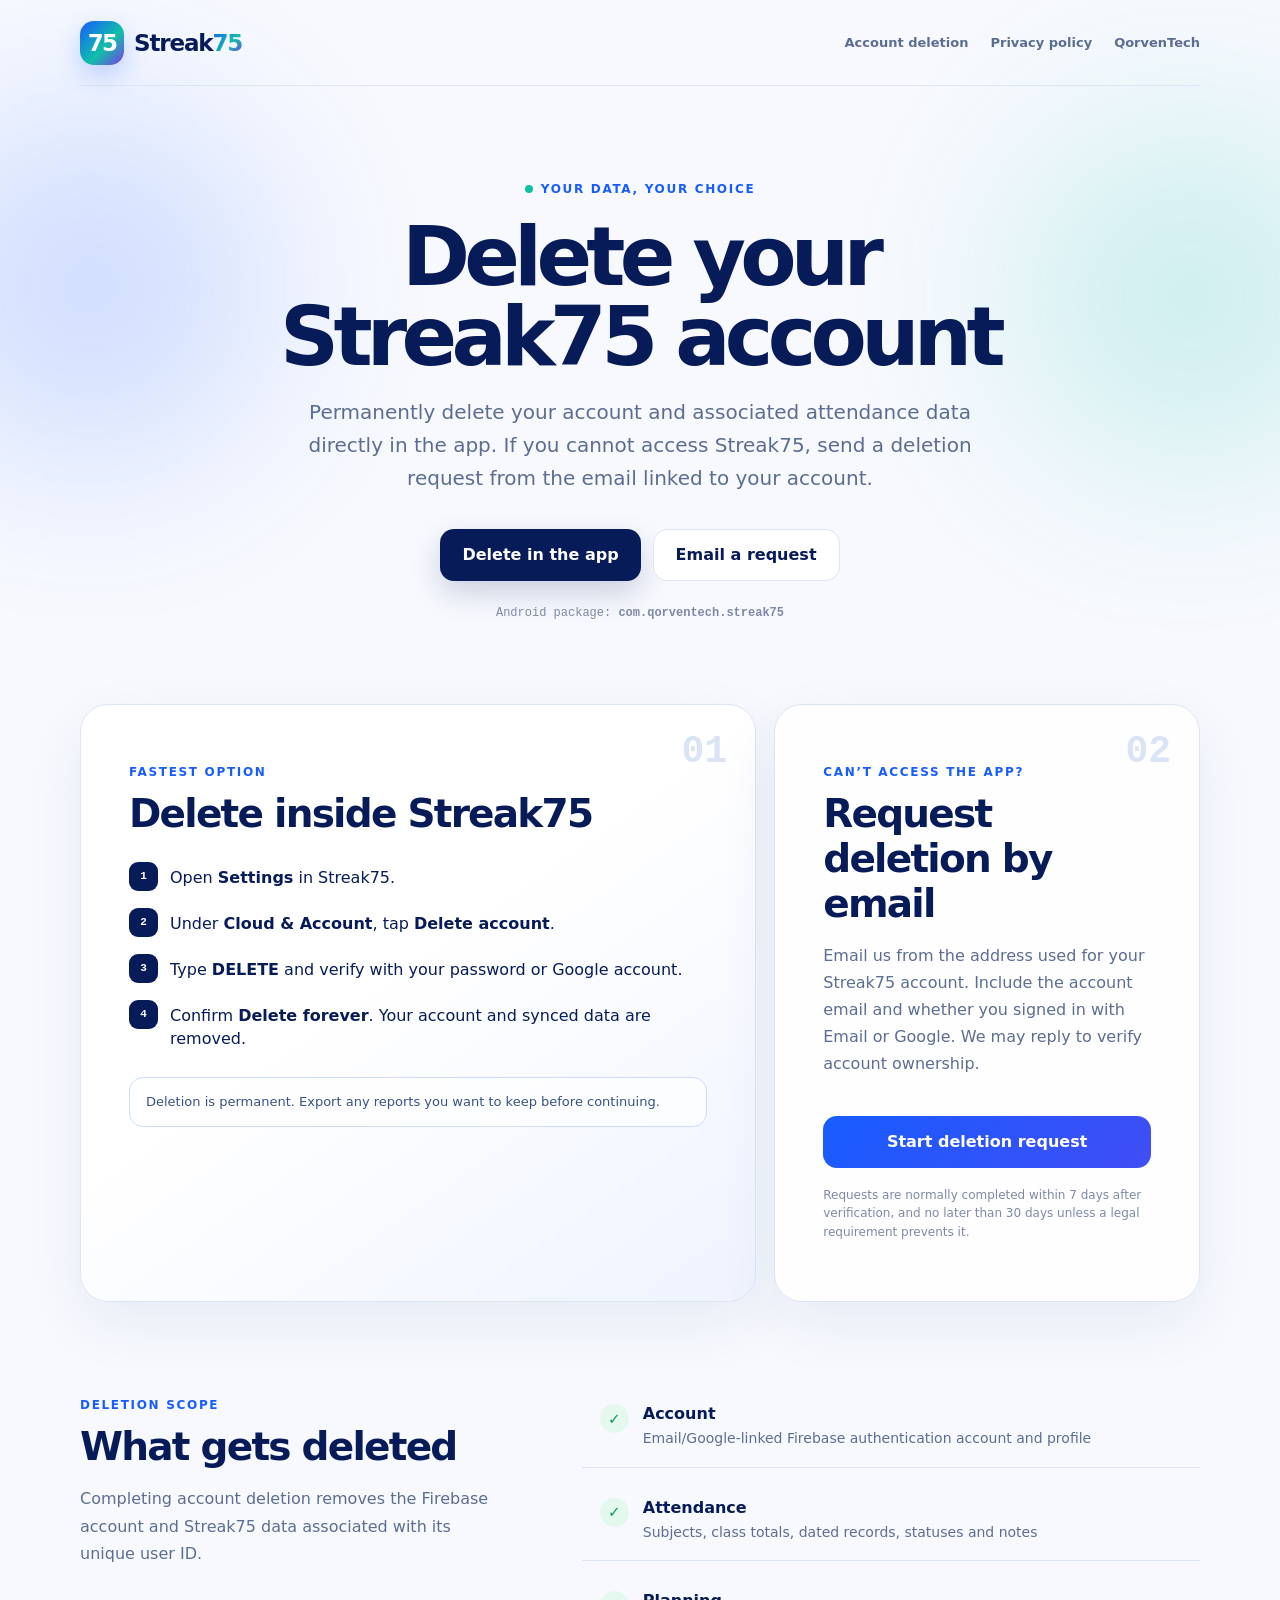
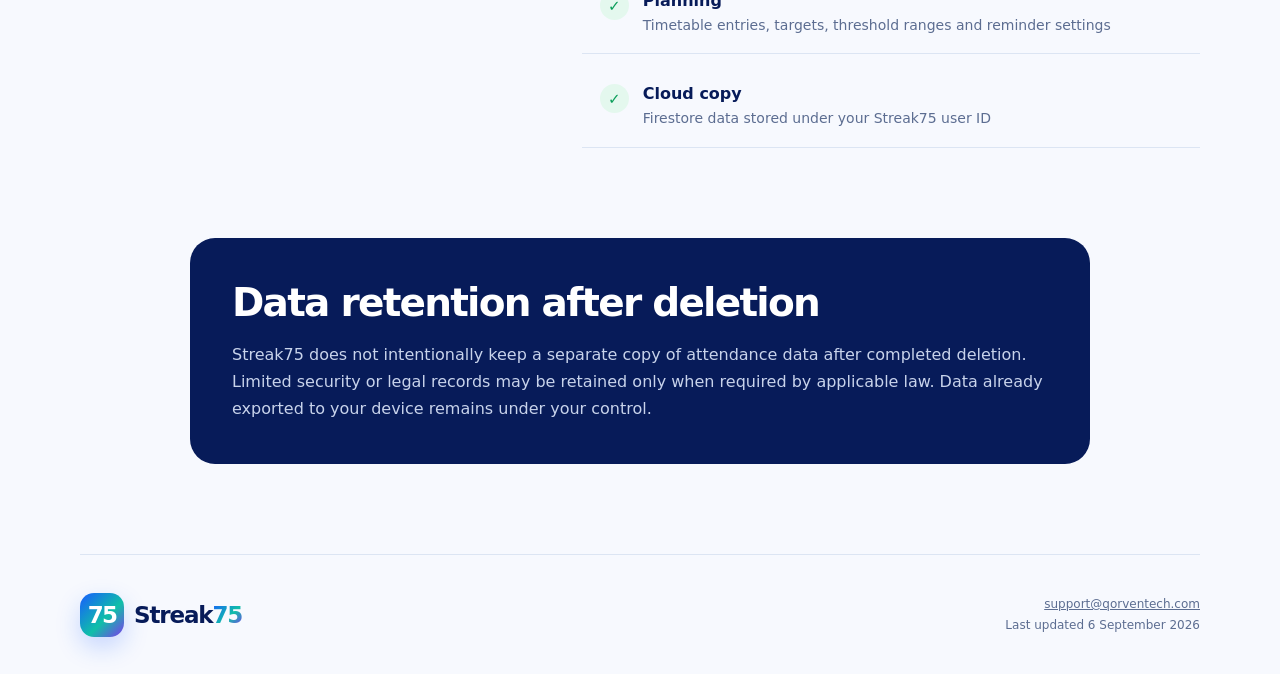
<file: streak75/index.html>
<!doctype html>
<html lang="en">
<head>
  <meta charset="utf-8">
  <meta name="viewport" content="width=device-width,initial-scale=1">
  <title>Delete your Streak75 account | QorvenTech</title>
  <meta name="description" content="Official Streak75 account and data deletion instructions from QorvenTech.">
  <link rel="canonical" href="https://qorventech.com/streak75/">
  <link rel="stylesheet" href="styles.css">
</head>
<body>
<main>
  <nav class="nav" aria-label="Streak75 account deletion">
    <a class="brand" href="#top"><span class="brand-mark">75</span><span>Streak<span class="brand75">75</span></span></a>
    <div class="nav-links"><span>Account deletion</span><a href="privacy/">Privacy policy</a><a href="https://qorventech.com/">QorvenTech</a></div>
  </nav>

  <section class="hero" id="top">
    <div class="eyebrow"><i></i>Your data, your choice</div>
    <h1>Delete your Streak75 account</h1>
    <p class="hero-copy">Permanently delete your account and associated attendance data directly in the app. If you cannot access Streak75, send a deletion request from the email linked to your account.</p>
    <div class="hero-actions">
      <a class="button button-primary" href="#in-app">Delete in the app</a>
      <a class="button button-secondary" href="mailto:support@qorventech.com?subject=Streak75%20account%20deletion%20request&body=Hello%20Streak75%20Support%2C%0A%0AI%20want%20to%20permanently%20delete%20my%20Streak75%20account%20and%20associated%20data.%0A%0AAccount%20email%20used%20in%20Streak75%3A%20%0ASign-in%20method%20(Email%20or%20Google)%3A%20%0A%0AI%20understand%20this%20cannot%20be%20undone.">Email a request</a>
    </div>
    <p class="package">Android package: <strong>com.qorventech.streak75</strong></p>
  </section>

  <section class="grid" aria-label="Deletion options">
    <article class="card featured" id="in-app">
      <div class="card-no">01</div><p class="kicker">Fastest option</p><h2>Delete inside Streak75</h2>
      <ol class="steps">
        <li><span>1</span><p>Open <strong>Settings</strong> in Streak75.</p></li>
        <li><span>2</span><p>Under <strong>Cloud &amp; Account</strong>, tap <strong>Delete account</strong>.</p></li>
        <li><span>3</span><p>Type <strong>DELETE</strong> and verify with your password or Google account.</p></li>
        <li><span>4</span><p>Confirm <strong>Delete forever</strong>. Your account and synced data are removed.</p></li>
      </ol>
      <div class="callout">Deletion is permanent. Export any reports you want to keep before continuing.</div>
    </article>
    <article class="card">
      <div class="card-no">02</div><p class="kicker">Can’t access the app?</p><h2>Request deletion by email</h2>
      <p>Email us from the address used for your Streak75 account. Include the account email and whether you signed in with Email or Google. We may reply to verify account ownership.</p>
      <a class="button email" href="mailto:support@qorventech.com?subject=Streak75%20account%20deletion%20request">Start deletion request</a>
      <p class="small">Requests are normally completed within 7 days after verification, and no later than 30 days unless a legal requirement prevents it.</p>
    </article>
  </section>

  <section class="data">
    <div><p class="kicker">Deletion scope</p><h2>What gets deleted</h2><p class="section-copy">Completing account deletion removes the Firebase account and Streak75 data associated with its unique user ID.</p></div>
    <div class="data-list">
      <div class="data-item"><span class="check">✓</span><div><h3>Account</h3><p>Email/Google-linked Firebase authentication account and profile</p></div></div>
      <div class="data-item"><span class="check">✓</span><div><h3>Attendance</h3><p>Subjects, class totals, dated records, statuses and notes</p></div></div>
      <div class="data-item"><span class="check">✓</span><div><h3>Planning</h3><p>Timetable entries, targets, threshold ranges and reminder settings</p></div></div>
      <div class="data-item"><span class="check">✓</span><div><h3>Cloud copy</h3><p>Firestore data stored under your Streak75 user ID</p></div></div>
    </div>
  </section>

  <section class="retention"><h2>Data retention after deletion</h2><p>Streak75 does not intentionally keep a separate copy of attendance data after completed deletion. Limited security or legal records may be retained only when required by applicable law. Data already exported to your device remains under your control.</p></section>
  <footer><a class="brand" href="#top"><span class="brand-mark">75</span><span>Streak<span class="brand75">75</span></span></a><div><a href="mailto:support@qorventech.com">support@qorventech.com</a><p>Last updated 6 September 2026</p></div></footer>
</main>
</body>
</html>
</file>
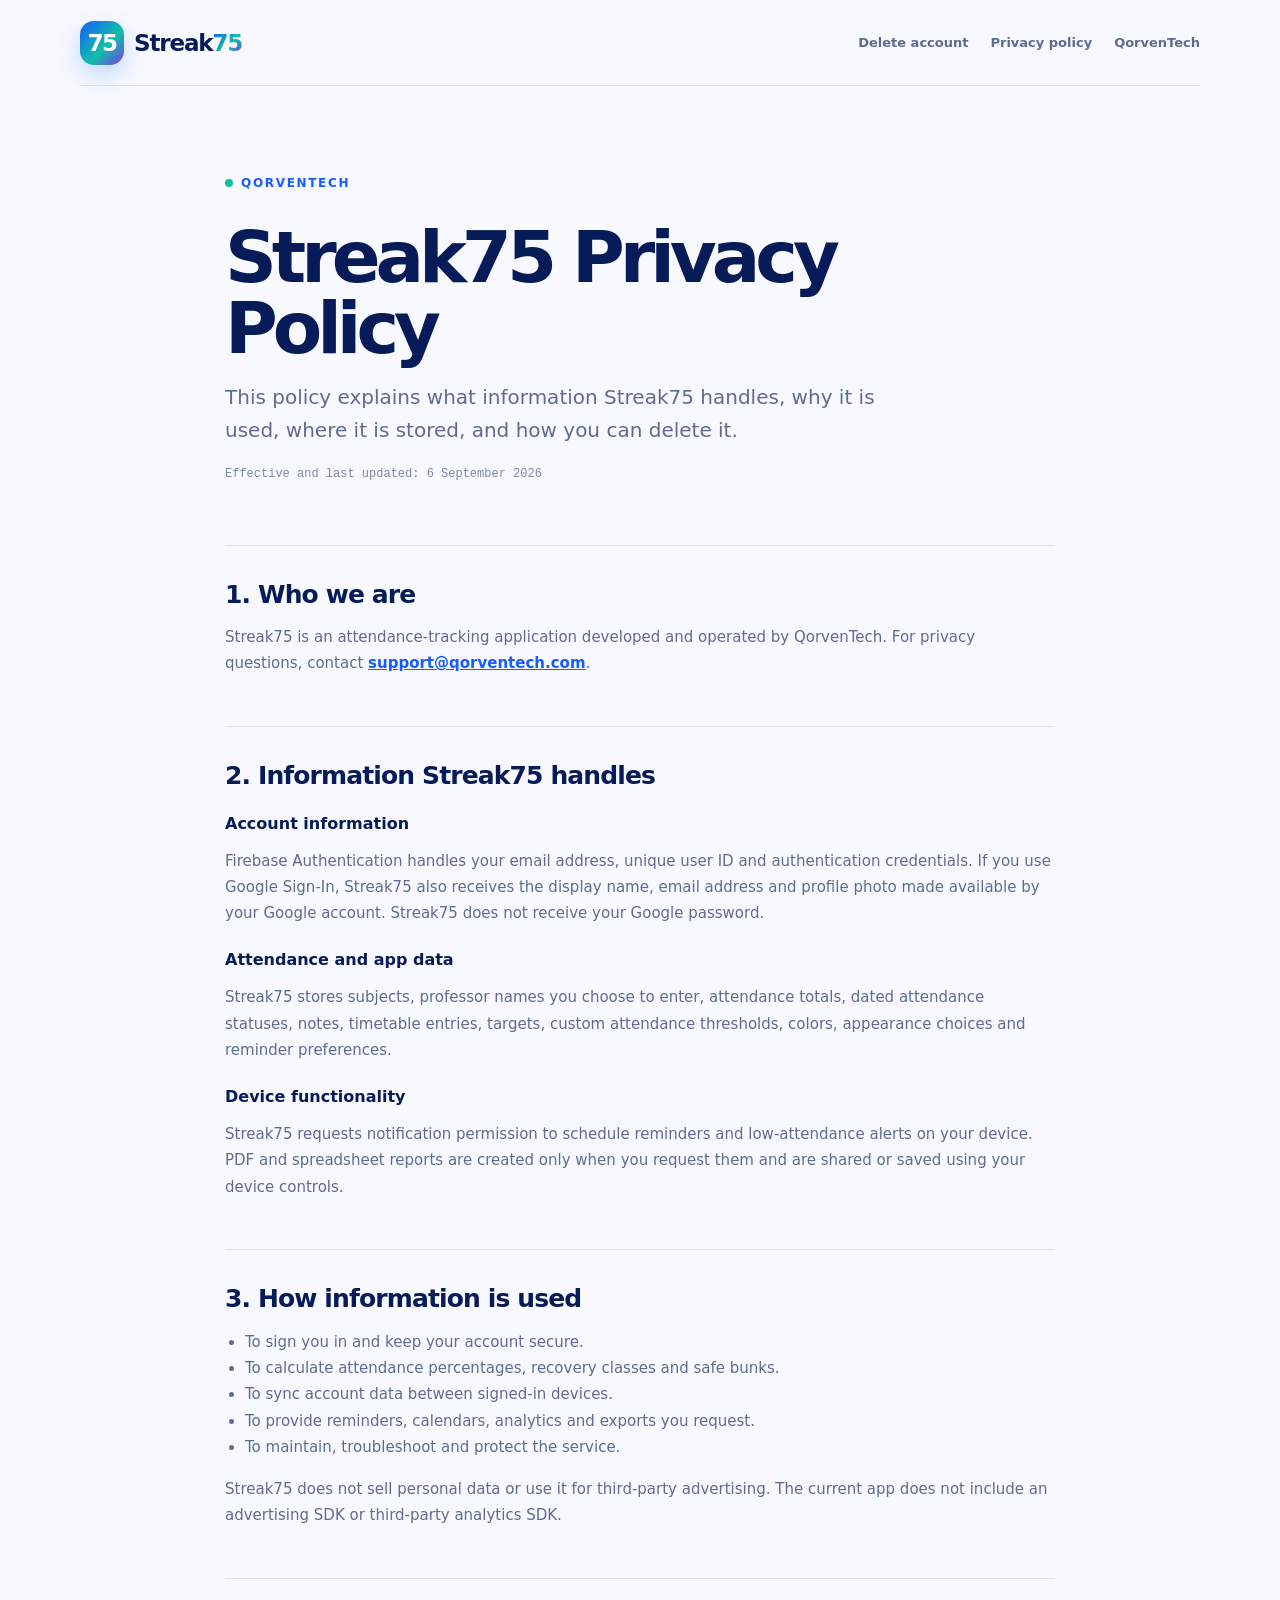
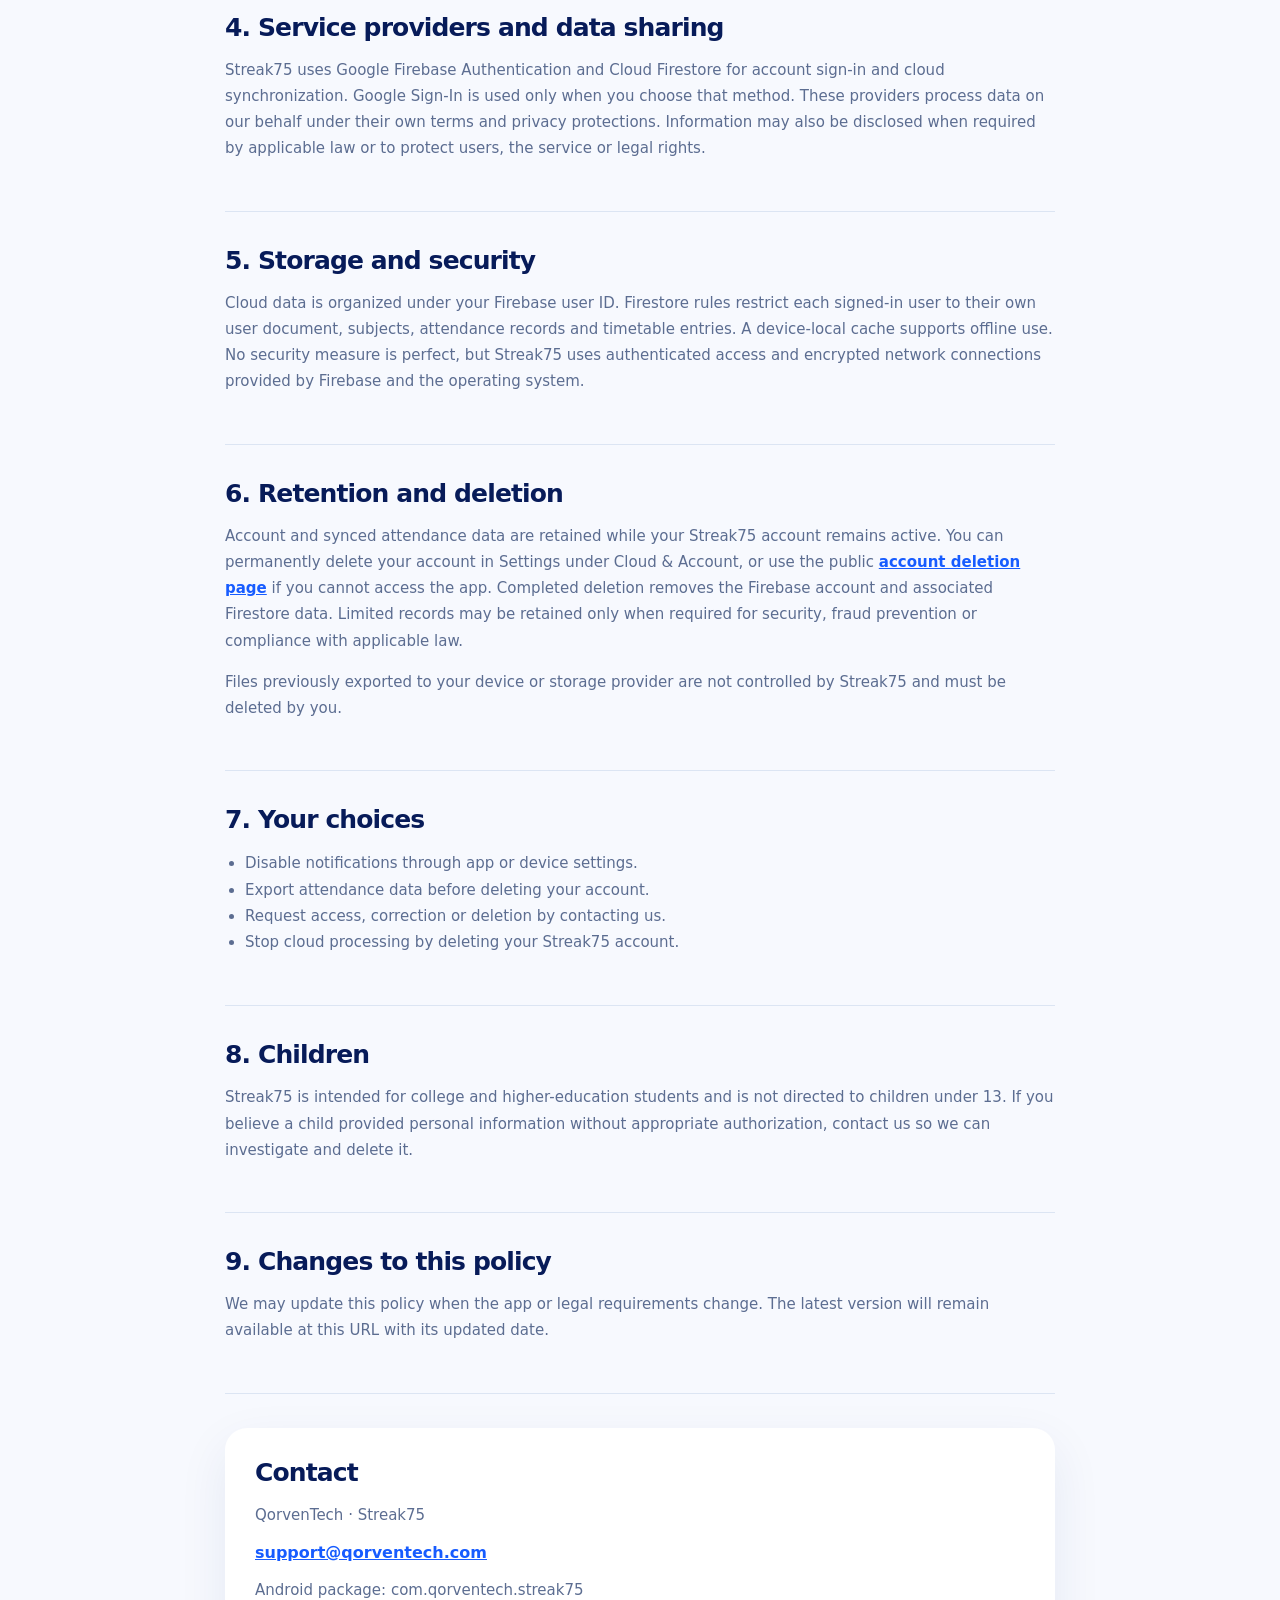
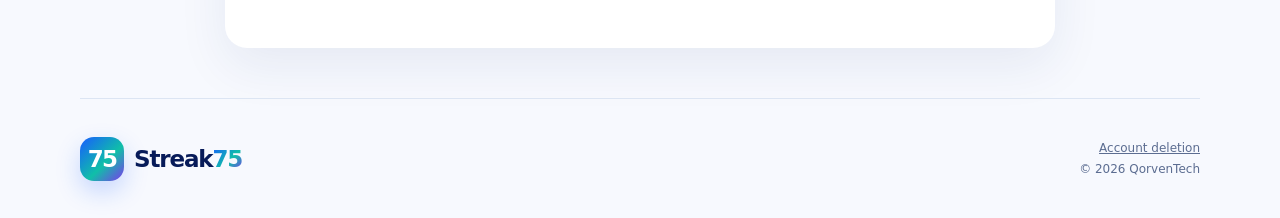
<file: streak75/privacy/index.html>
<!doctype html>
<html lang="en">
<head>
  <meta charset="utf-8">
  <meta name="viewport" content="width=device-width,initial-scale=1">
  <title>Streak75 Privacy Policy | QorvenTech</title>
  <meta name="description" content="How Streak75 collects, uses, protects, retains and deletes account and attendance data.">
  <link rel="canonical" href="https://qorventech.com/streak75/privacy/">
  <link rel="stylesheet" href="../styles.css">
</head>
<body>
<main>
  <nav class="nav" aria-label="Streak75 privacy policy">
    <a class="brand" href="../"><span class="brand-mark">75</span><span>Streak<span class="brand75">75</span></span></a>
    <div class="nav-links"><a href="../">Delete account</a><span>Privacy policy</span><a href="https://qorventech.com/">QorvenTech</a></div>
  </nav>

  <article class="policy">
    <header class="policy-header">
      <p class="eyebrow"><i></i>QorvenTech</p><h1>Streak75 Privacy Policy</h1>
      <p class="hero-copy">This policy explains what information Streak75 handles, why it is used, where it is stored, and how you can delete it.</p>
      <p class="policy-date">Effective and last updated: 6 September 2026</p>
    </header>

    <section><h2>1. Who we are</h2><p>Streak75 is an attendance-tracking application developed and operated by QorvenTech. For privacy questions, contact <a href="mailto:support@qorventech.com">support@qorventech.com</a>.</p></section>

    <section><h2>2. Information Streak75 handles</h2>
      <h3>Account information</h3><p>Firebase Authentication handles your email address, unique user ID and authentication credentials. If you use Google Sign-In, Streak75 also receives the display name, email address and profile photo made available by your Google account. Streak75 does not receive your Google password.</p>
      <h3>Attendance and app data</h3><p>Streak75 stores subjects, professor names you choose to enter, attendance totals, dated attendance statuses, notes, timetable entries, targets, custom attendance thresholds, colors, appearance choices and reminder preferences.</p>
      <h3>Device functionality</h3><p>Streak75 requests notification permission to schedule reminders and low-attendance alerts on your device. PDF and spreadsheet reports are created only when you request them and are shared or saved using your device controls.</p>
    </section>

    <section><h2>3. How information is used</h2><ul><li>To sign you in and keep your account secure.</li><li>To calculate attendance percentages, recovery classes and safe bunks.</li><li>To sync account data between signed-in devices.</li><li>To provide reminders, calendars, analytics and exports you request.</li><li>To maintain, troubleshoot and protect the service.</li></ul><p>Streak75 does not sell personal data or use it for third-party advertising. The current app does not include an advertising SDK or third-party analytics SDK.</p></section>

    <section><h2>4. Service providers and data sharing</h2><p>Streak75 uses Google Firebase Authentication and Cloud Firestore for account sign-in and cloud synchronization. Google Sign-In is used only when you choose that method. These providers process data on our behalf under their own terms and privacy protections. Information may also be disclosed when required by applicable law or to protect users, the service or legal rights.</p></section>

    <section><h2>5. Storage and security</h2><p>Cloud data is organized under your Firebase user ID. Firestore rules restrict each signed-in user to their own user document, subjects, attendance records and timetable entries. A device-local cache supports offline use. No security measure is perfect, but Streak75 uses authenticated access and encrypted network connections provided by Firebase and the operating system.</p></section>

    <section><h2>6. Retention and deletion</h2><p>Account and synced attendance data are retained while your Streak75 account remains active. You can permanently delete your account in Settings under Cloud &amp; Account, or use the public <a href="../">account deletion page</a> if you cannot access the app. Completed deletion removes the Firebase account and associated Firestore data. Limited records may be retained only when required for security, fraud prevention or compliance with applicable law.</p><p>Files previously exported to your device or storage provider are not controlled by Streak75 and must be deleted by you.</p></section>

    <section><h2>7. Your choices</h2><ul><li>Disable notifications through app or device settings.</li><li>Export attendance data before deleting your account.</li><li>Request access, correction or deletion by contacting us.</li><li>Stop cloud processing by deleting your Streak75 account.</li></ul></section>

    <section><h2>8. Children</h2><p>Streak75 is intended for college and higher-education students and is not directed to children under 13. If you believe a child provided personal information without appropriate authorization, contact us so we can investigate and delete it.</p></section>

    <section><h2>9. Changes to this policy</h2><p>We may update this policy when the app or legal requirements change. The latest version will remain available at this URL with its updated date.</p></section>

    <section class="contact"><h2>Contact</h2><p>QorvenTech · Streak75</p><a href="mailto:support@qorventech.com">support@qorventech.com</a><p>Android package: com.qorventech.streak75</p></section>
  </article>
  <footer><a class="brand" href="../"><span class="brand-mark">75</span><span>Streak<span class="brand75">75</span></span></a><div><a href="../">Account deletion</a><p>© 2026 QorvenTech</p></div></footer>
</main>
</body>
</html>
</file>
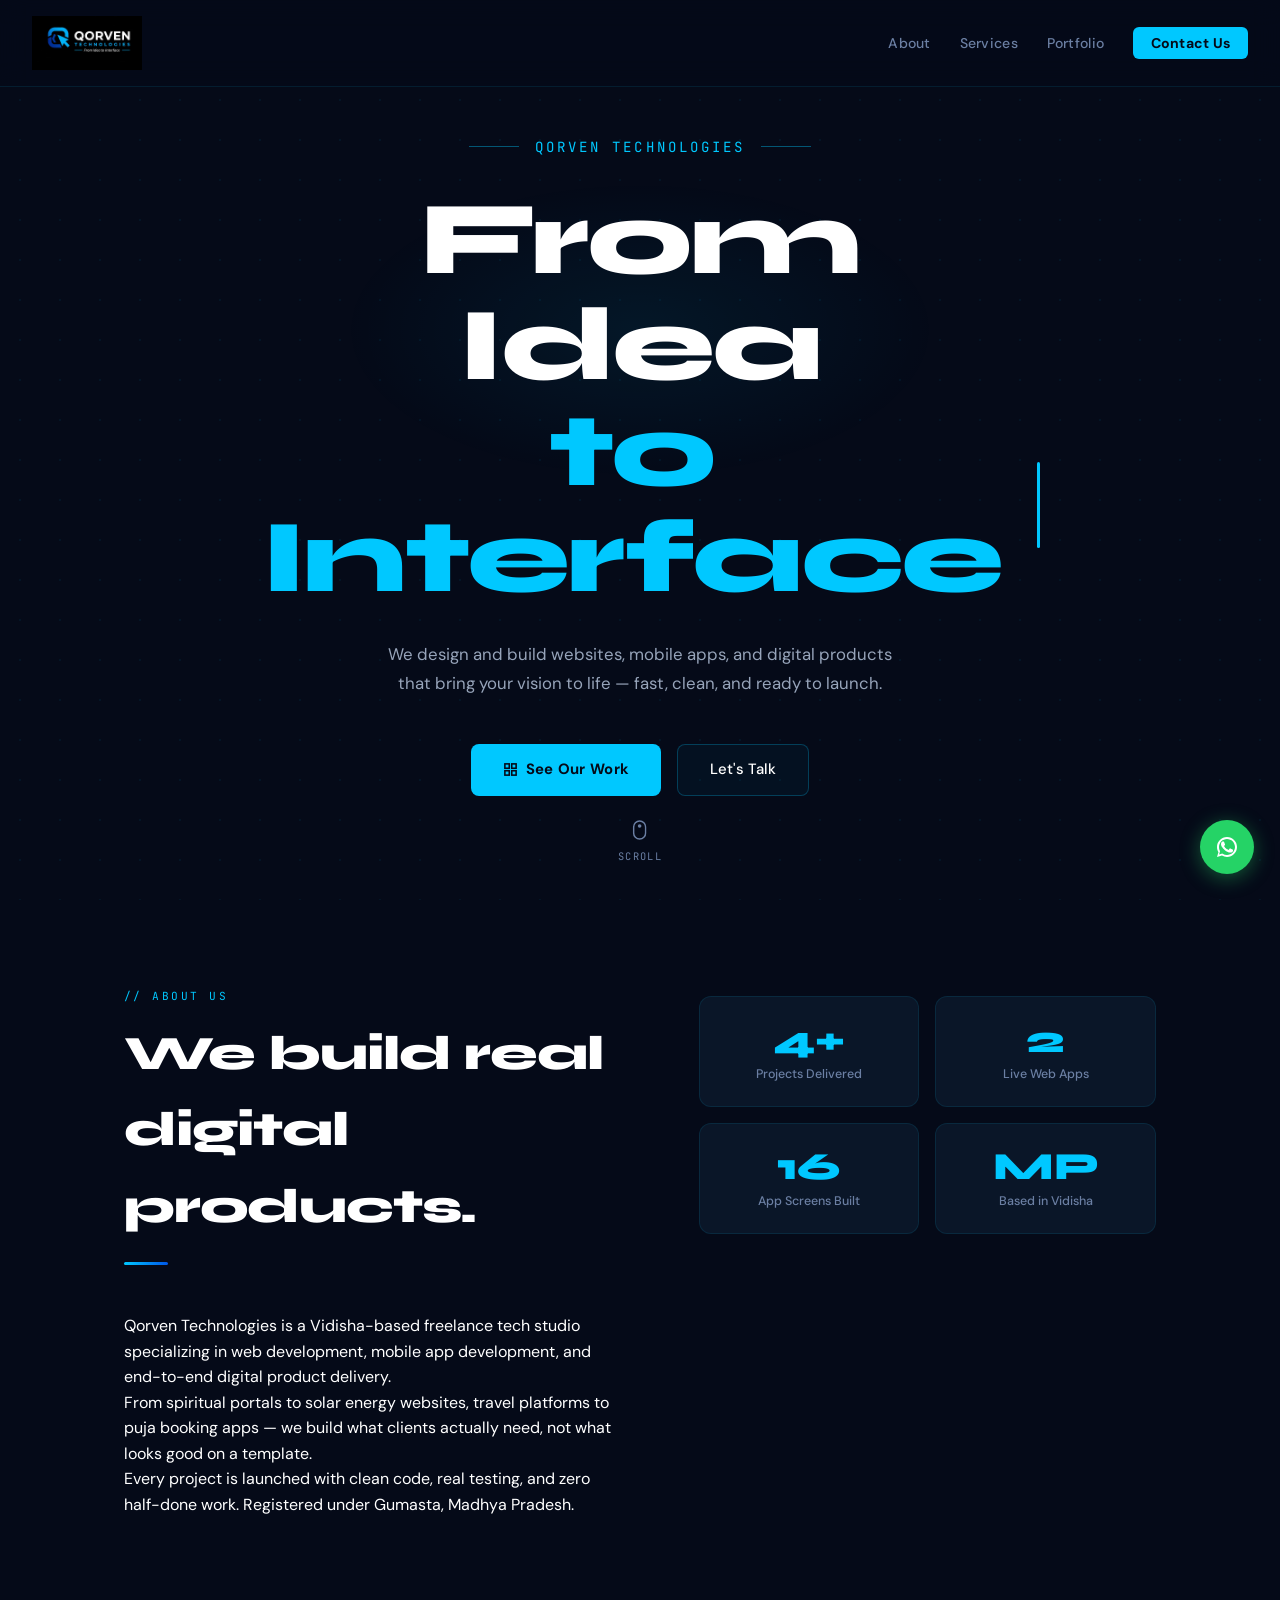
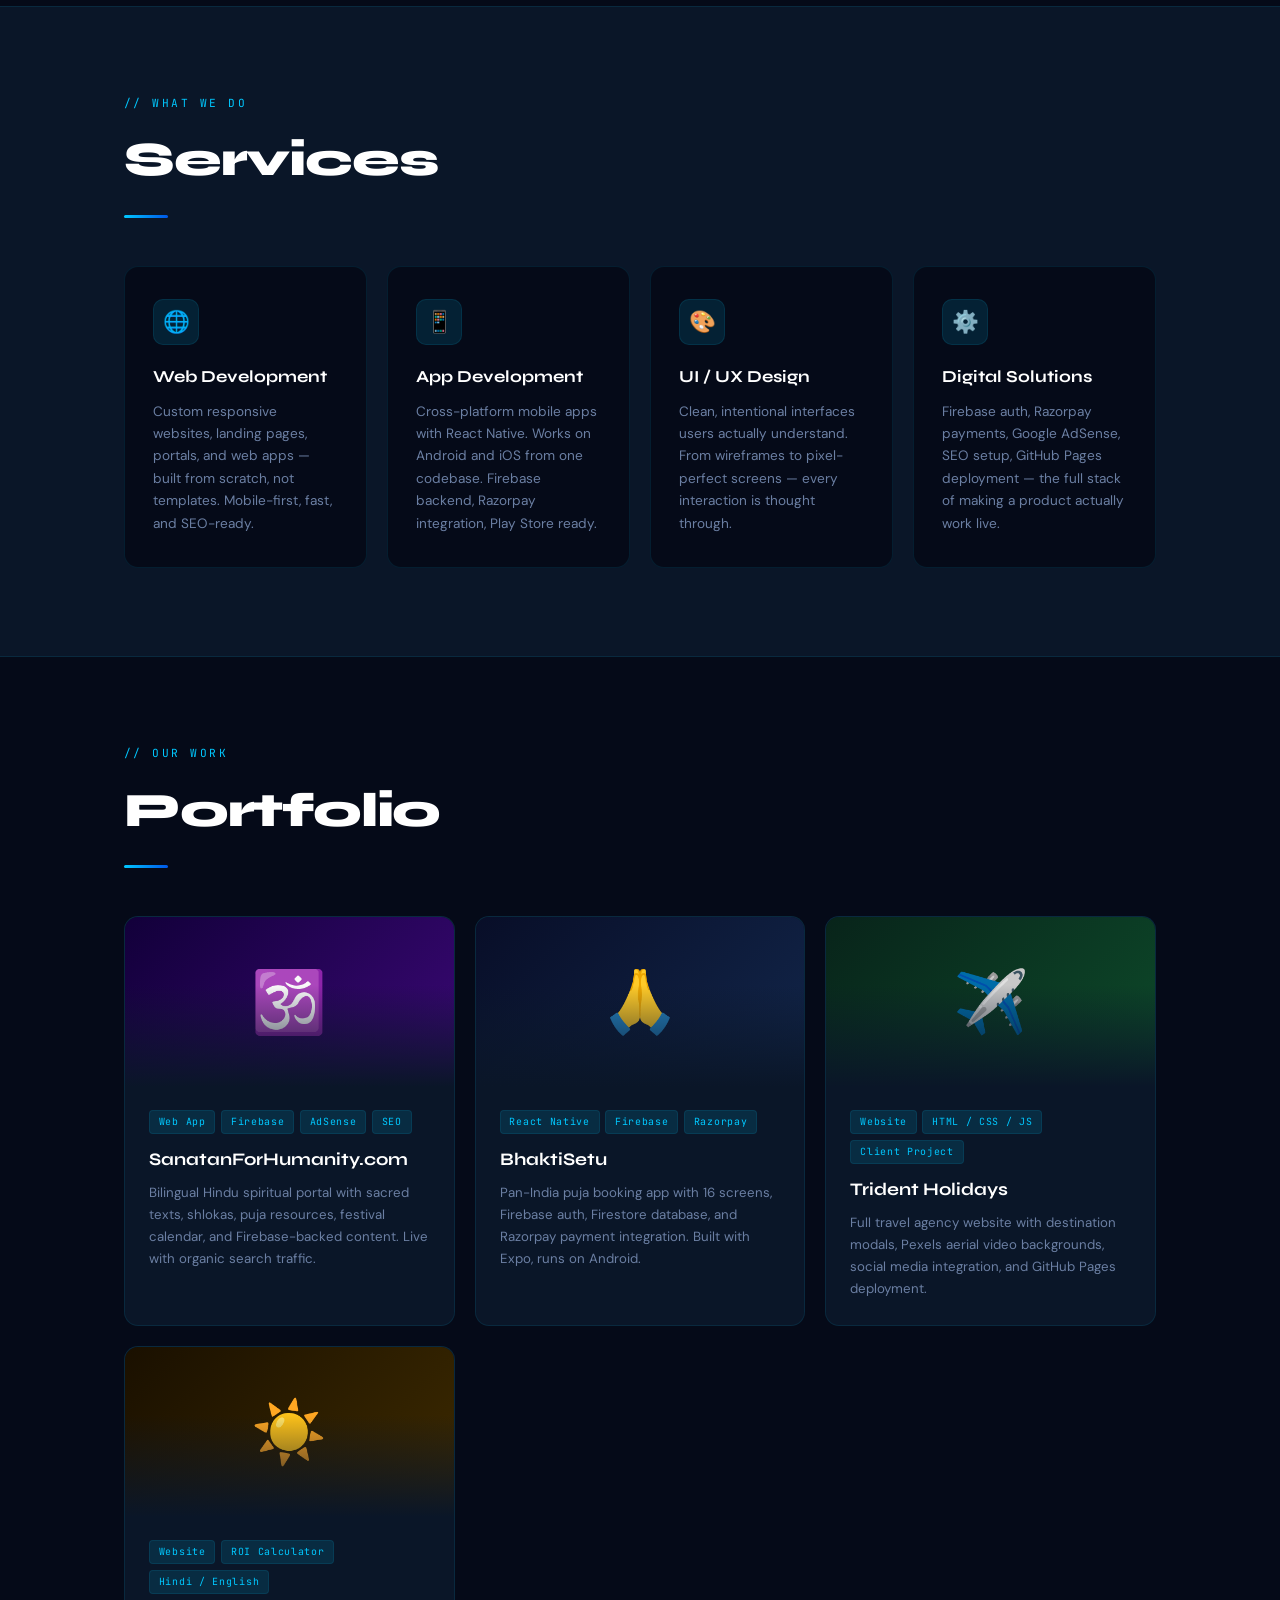
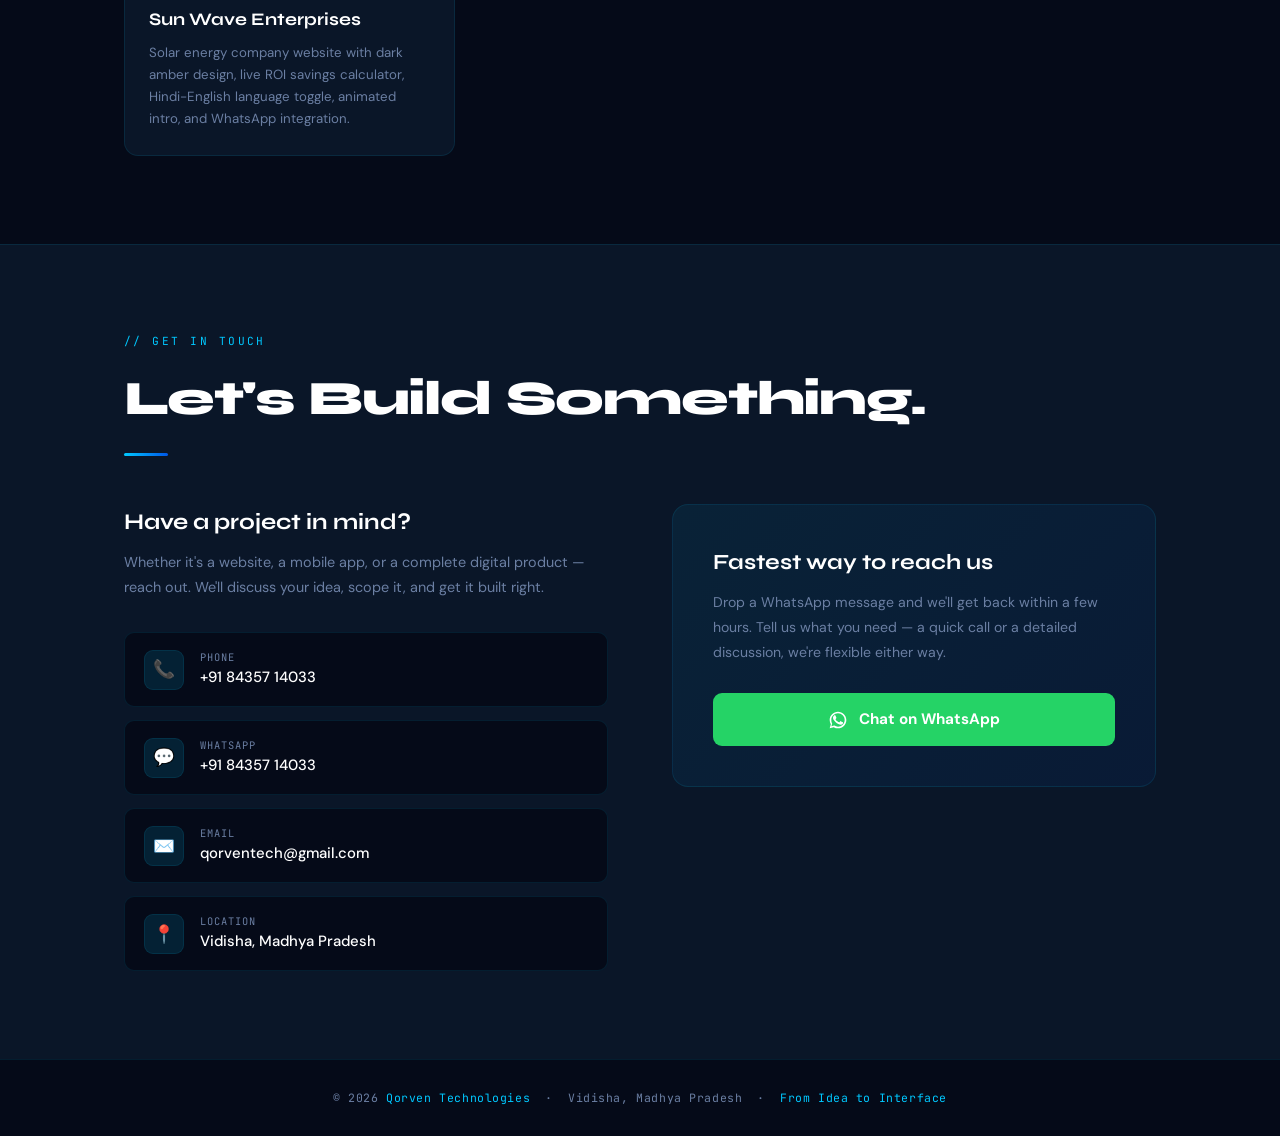
<file: qorven-technologies.html>
<!DOCTYPE html>
<html lang="en">
<head>
  <meta charset="UTF-8">
  <meta name="viewport" content="width=device-width, initial-scale=1.0">
  <title>Qorven Technologies — From Idea to Interface</title>
  <link href="https://fonts.googleapis.com/css2?family=Syne:wght@400;600;700;800&family=DM+Sans:ital,opsz,wght@0,9..40,300;0,9..40,400;0,9..40,500;1,9..40,400&family=JetBrains+Mono:wght@400;500&display=swap" rel="stylesheet">
  <style>
    *, *::before, *::after { margin: 0; padding: 0; box-sizing: border-box; }

    :root {
      --bg: #050A18;
      --surface: #0A1628;
      --surface2: #0F1E35;
      --cyan: #00C8FF;
      --blue: #0057E7;
      --glow: rgba(0, 200, 255, 0.12);
      --border: rgba(0, 200, 255, 0.1);
      --white: #FFFFFF;
      --off-white: #C8D8F0;
      --muted: #6B7FA3;
      --display: 'Syne', sans-serif;
      --body: 'DM Sans', sans-serif;
      --mono: 'JetBrains Mono', monospace;
    }

    html { scroll-behavior: smooth; }

    body {
      background: var(--bg);
      color: var(--white);
      font-family: var(--body);
      font-size: 16px;
      line-height: 1.6;
      overflow-x: hidden;
    }

    /* subtle dot grid */
    body::before {
      content: '';
      position: fixed;
      inset: 0;
      background-image:
        radial-gradient(rgba(0, 200, 255, 0.06) 1px, transparent 1px);
      background-size: 40px 40px;
      pointer-events: none;
      z-index: 0;
    }

    /* ── NAV ── */
    nav {
      position: fixed;
      top: 0; left: 0; right: 0;
      z-index: 100;
      padding: 1rem 2rem;
      display: flex;
      align-items: center;
      justify-content: space-between;
      backdrop-filter: blur(14px);
      -webkit-backdrop-filter: blur(14px);
      background: rgba(5, 10, 24, 0.88);
      border-bottom: 1px solid var(--border);
      transition: box-shadow 0.3s;
    }

    .nav-logo {
      display: flex;
      align-items: center;
      gap: 0;
      text-decoration: none;
    }

    .nav-q {
      width: 34px;
      height: 34px;
      background: linear-gradient(135deg, #0057E7, #00C8FF);
      border-radius: 8px;
      display: flex;
      align-items: center;
      justify-content: center;
      font-family: var(--display);
      font-weight: 800;
      font-size: 1.1rem;
      color: white;
      flex-shrink: 0;
    }

    .nav-brand {
      font-family: var(--display);
      font-weight: 800;
      font-size: 1rem;
      letter-spacing: 0.06em;
      color: var(--white);
    }

    .nav-brand em {
      color: var(--cyan);
      font-style: normal;
    }

    .nav-links {
      display: flex;
      align-items: center;
      gap: 1.8rem;
      list-style: none;
    }

    .nav-links a {
      font-size: 0.88rem;
      font-weight: 500;
      color: var(--muted);
      text-decoration: none;
      transition: color 0.2s;
      letter-spacing: 0.02em;
    }

    .nav-links a:hover { color: var(--white); }

    .nav-cta {
      background: var(--cyan) !important;
      color: var(--bg) !important;
      padding: 0.45rem 1.1rem !important;
      border-radius: 6px !important;
      font-weight: 700 !important;
    }

    .nav-cta:hover { opacity: 0.85; }

    .nav-toggle {
      display: none;
      background: none;
      border: none;
      cursor: pointer;
      flex-direction: column;
      gap: 5px;
      padding: 4px;
    }

    .nav-toggle span {
      display: block;
      width: 22px;
      height: 2px;
      background: var(--white);
      border-radius: 2px;
      transition: all 0.3s;
    }

    /* ── HERO ── */
    .hero {
      min-height: 100vh;
      display: flex;
      align-items: center;
      justify-content: center;
      text-align: center;
      padding: 7rem 1.5rem 5rem;
      position: relative;
      z-index: 1;
    }

    /* ambient glow behind hero */
    .hero::after {
      content: '';
      position: absolute;
      top: 20%;
      left: 50%;
      transform: translateX(-50%);
      width: 600px;
      height: 300px;
      background: radial-gradient(ellipse, rgba(0, 200, 255, 0.07) 0%, transparent 70%);
      pointer-events: none;
    }

    .hero-inner {
      max-width: 800px;
      position: relative;
      z-index: 1;
    }

    .hero-eyebrow {
      font-family: var(--mono);
      font-size: 0.88rem;
      letter-spacing: 0.22em;
      text-transform: uppercase;
      color: var(--cyan);
      margin-bottom: 1.8rem;
      display: flex;
      align-items: center;
      justify-content: center;
      gap: 1rem;
    }

    .hero-eyebrow::before,
    .hero-eyebrow::after {
      content: '';
      display: block;
      width: 50px;
      height: 1px;
      background: var(--cyan);
      opacity: 0.4;
    }

    .hero-title {
      font-family: var(--display);
      font-weight: 800;
      font-size: clamp(3.2rem, 9vw, 6.5rem);
      line-height: 1.02;
      letter-spacing: -0.025em;
      margin-bottom: 1.8rem;
    }

    .hero-title .t1 { color: var(--white); display: block; }
    .hero-title .t2 {
      color: var(--cyan);
      display: flex;
      align-items: center;
      justify-content: center;
      gap: 0.1em;
    }

    .cursor {
      display: inline-block;
      width: 4px;
      height: 0.82em;
      background: var(--cyan);
      border-radius: 2px;
      vertical-align: middle;
      margin-left: 3px;
      animation: blink 1.1s step-end infinite;
    }

    @keyframes blink {
      0%, 100% { opacity: 1; }
      50% { opacity: 0; }
    }

    .hero-sub {
      font-size: 1.05rem;
      color: var(--off-white);
      opacity: 0.75;
      max-width: 540px;
      margin: 0 auto 2.8rem;
      line-height: 1.75;
    }

    .hero-actions {
      display: flex;
      gap: 1rem;
      justify-content: center;
      flex-wrap: wrap;
    }

    .btn-primary {
      display: inline-flex;
      align-items: center;
      gap: 0.5rem;
      background: var(--cyan);
      color: var(--bg);
      padding: 0.85rem 2rem;
      border-radius: 8px;
      font-weight: 700;
      font-size: 0.93rem;
      text-decoration: none;
      letter-spacing: 0.02em;
      transition: all 0.25s;
    }

    .btn-primary:hover {
      transform: translateY(-2px);
      box-shadow: 0 10px 32px rgba(0, 200, 255, 0.32);
    }

    .btn-outline {
      display: inline-flex;
      align-items: center;
      gap: 0.5rem;
      border: 1px solid rgba(0, 200, 255, 0.25);
      color: var(--white);
      padding: 0.85rem 2rem;
      border-radius: 8px;
      font-weight: 500;
      font-size: 0.93rem;
      text-decoration: none;
      background: rgba(0, 200, 255, 0.04);
      transition: all 0.25s;
    }

    .btn-outline:hover {
      border-color: var(--cyan);
      color: var(--cyan);
      background: rgba(0, 200, 255, 0.08);
    }

    .scroll-cue {
      position: absolute;
      bottom: 2.2rem;
      left: 50%;
      transform: translateX(-50%);
      display: flex;
      flex-direction: column;
      align-items: center;
      gap: 0.5rem;
      color: var(--muted);
      font-family: var(--mono);
      font-size: 0.65rem;
      letter-spacing: 0.14em;
      text-transform: uppercase;
      animation: bob 2.2s ease-in-out infinite;
    }

    @keyframes bob {
      0%, 100% { transform: translateX(-50%) translateY(0); }
      50% { transform: translateX(-50%) translateY(-6px); }
    }

    /* ── SECTIONS ── */
    section { position: relative; z-index: 1; }

    .inner {
      max-width: 1080px;
      margin: 0 auto;
      padding: 5.5rem 1.5rem;
    }

    .s-label {
      font-family: var(--mono);
      font-size: 0.7rem;
      letter-spacing: 0.22em;
      text-transform: uppercase;
      color: var(--cyan);
      margin-bottom: 0.6rem;
    }

    .s-title {
      font-family: var(--display);
      font-weight: 800;
      font-size: clamp(2rem, 4vw, 3rem);
      letter-spacing: -0.025em;
      margin-bottom: 1rem;
    }

    .s-bar {
      width: 44px;
      height: 3px;
      background: linear-gradient(90deg, var(--cyan), var(--blue));
      border-radius: 2px;
      margin-bottom: 3rem;
    }

    /* ── ABOUT ── */
    .about-grid {
      display: grid;
      grid-template-columns: 1.1fr 1fr;
      gap: 4.5rem;
      align-items: start;
    }

    .about-text p {
      color: var(--off-white);
      opacity: 0.78;
      margin-bottom: 1.1rem;
      line-height: 1.82;
      font-size: 0.97rem;
    }

    .about-stats {
      display: grid;
      grid-template-columns: 1fr 1fr;
      gap: 1rem;
      padding-top: 0.5rem;
    }

    .stat-card {
      background: var(--surface);
      border: 1px solid var(--border);
      border-radius: 12px;
      padding: 1.5rem 1.2rem;
      text-align: center;
      transition: all 0.25s;
    }

    .stat-card:hover {
      border-color: rgba(0, 200, 255, 0.3);
      box-shadow: 0 0 20px rgba(0, 200, 255, 0.06);
    }

    .stat-num {
      font-family: var(--display);
      font-size: 2.4rem;
      font-weight: 800;
      color: var(--cyan);
      line-height: 1;
      margin-bottom: 0.4rem;
    }

    .stat-lbl {
      font-size: 0.78rem;
      color: var(--muted);
      font-weight: 500;
      line-height: 1.3;
    }

    /* ── SERVICES ── */
    .services-wrap {
      background: var(--surface);
      border-top: 1px solid var(--border);
      border-bottom: 1px solid var(--border);
    }

    .services-grid {
      display: grid;
      grid-template-columns: repeat(auto-fit, minmax(230px, 1fr));
      gap: 1.25rem;
    }

    .svc-card {
      background: var(--bg);
      border: 1px solid var(--border);
      border-radius: 14px;
      padding: 2rem 1.75rem;
      position: relative;
      overflow: hidden;
      transition: all 0.3s;
    }

    .svc-card::after {
      content: '';
      position: absolute;
      top: 0; left: 0; right: 0;
      height: 2px;
      background: linear-gradient(90deg, var(--cyan), var(--blue));
      transform: scaleX(0);
      transform-origin: left;
      transition: transform 0.3s;
    }

    .svc-card:hover::after { transform: scaleX(1); }

    .svc-card:hover {
      border-color: rgba(0, 200, 255, 0.25);
      transform: translateY(-4px);
      box-shadow: 0 14px 40px rgba(0, 0, 0, 0.3);
    }

    .svc-icon {
      width: 46px;
      height: 46px;
      background: var(--glow);
      border-radius: 10px;
      display: flex;
      align-items: center;
      justify-content: center;
      font-size: 1.35rem;
      margin-bottom: 1.2rem;
      border: 1px solid var(--border);
    }

    .svc-title {
      font-family: var(--display);
      font-weight: 700;
      font-size: 1.05rem;
      margin-bottom: 0.6rem;
    }

    .svc-desc {
      font-size: 0.85rem;
      color: var(--muted);
      line-height: 1.65;
    }

    /* ── PORTFOLIO ── */
    .port-grid {
      display: grid;
      grid-template-columns: repeat(auto-fit, minmax(290px, 1fr));
      gap: 1.25rem;
    }

    .port-card {
      background: var(--surface);
      border: 1px solid var(--border);
      border-radius: 14px;
      overflow: hidden;
      transition: all 0.3s;
    }

    .port-card:hover {
      border-color: rgba(0, 200, 255, 0.25);
      transform: translateY(-4px);
      box-shadow: 0 14px 44px rgba(0, 0, 0, 0.4);
    }

    .port-thumb {
      height: 170px;
      display: flex;
      align-items: center;
      justify-content: center;
      font-size: 3.8rem;
      position: relative;
    }

    .port-thumb::after {
      content: '';
      position: absolute;
      inset: 0;
      background: linear-gradient(to bottom, transparent 40%, var(--surface) 100%);
    }

    .port-body {
      padding: 1.4rem 1.5rem 1.6rem;
    }

    .port-tags {
      display: flex;
      flex-wrap: wrap;
      gap: 0.35rem;
      margin-bottom: 0.75rem;
    }

    .tag {
      font-family: var(--mono);
      font-size: 0.62rem;
      letter-spacing: 0.07em;
      background: var(--glow);
      color: var(--cyan);
      border: 1px solid var(--border);
      padding: 0.2rem 0.55rem;
      border-radius: 4px;
    }

    .port-title {
      font-family: var(--display);
      font-weight: 700;
      font-size: 1.1rem;
      margin-bottom: 0.5rem;
    }

    .port-desc {
      font-size: 0.83rem;
      color: var(--muted);
      line-height: 1.65;
    }

    /* ── CONTACT ── */
    .contact-wrap {
      background: var(--surface);
      border-top: 1px solid var(--border);
    }

    .contact-grid {
      display: grid;
      grid-template-columns: 1fr 1fr;
      gap: 4rem;
      align-items: start;
    }

    .contact-left h3 {
      font-family: var(--display);
      font-size: 1.4rem;
      font-weight: 700;
      margin-bottom: 0.6rem;
    }

    .contact-left > p {
      color: var(--muted);
      font-size: 0.9rem;
      line-height: 1.75;
      margin-bottom: 2rem;
    }

    .c-items {
      display: flex;
      flex-direction: column;
      gap: 0.85rem;
    }

    .c-item {
      display: flex;
      align-items: center;
      gap: 1rem;
      padding: 1rem 1.2rem;
      background: var(--bg);
      border: 1px solid var(--border);
      border-radius: 10px;
      text-decoration: none;
      transition: all 0.2s;
      color: var(--white);
    }

    .c-item:hover {
      border-color: rgba(0, 200, 255, 0.35);
      background: rgba(0, 200, 255, 0.04);
    }

    .c-icon {
      width: 40px;
      height: 40px;
      background: var(--glow);
      border: 1px solid var(--border);
      border-radius: 9px;
      display: flex;
      align-items: center;
      justify-content: center;
      font-size: 1.1rem;
      flex-shrink: 0;
    }

    .c-info { display: flex; flex-direction: column; }

    .c-lbl {
      font-family: var(--mono);
      font-size: 0.65rem;
      letter-spacing: 0.1em;
      text-transform: uppercase;
      color: var(--muted);
    }

    .c-val {
      font-size: 0.93rem;
      color: var(--white);
      font-weight: 500;
    }

    /* CTA Box */
    .cta-box {
      background: linear-gradient(135deg, rgba(0, 200, 255, 0.07), rgba(0, 87, 231, 0.07));
      border: 1px solid var(--border);
      border-radius: 16px;
      padding: 2.5rem;
    }

    .cta-box h3 {
      font-family: var(--display);
      font-size: 1.35rem;
      font-weight: 700;
      margin-bottom: 0.65rem;
    }

    .cta-box p {
      color: var(--muted);
      font-size: 0.88rem;
      line-height: 1.75;
      margin-bottom: 1.8rem;
    }

    .wa-btn {
      display: flex;
      align-items: center;
      justify-content: center;
      gap: 0.65rem;
      background: #25D366;
      color: #fff;
      padding: 0.9rem 1.5rem;
      border-radius: 9px;
      font-weight: 700;
      font-size: 0.95rem;
      text-decoration: none;
      transition: all 0.25s;
      width: 100%;
    }

    .wa-btn:hover {
      background: #1ebe5d;
      transform: translateY(-2px);
      box-shadow: 0 8px 24px rgba(37, 211, 102, 0.32);
    }

    /* ── FOOTER ── */
    footer {
      border-top: 1px solid var(--border);
      padding: 1.8rem 1.5rem;
      text-align: center;
      color: var(--muted);
      font-family: var(--mono);
      font-size: 0.72rem;
      letter-spacing: 0.05em;
      position: relative;
      z-index: 1;
    }

    footer span { color: var(--cyan); }

    /* FAB */
    .fab {
      position: fixed;
      bottom: 1.6rem;
      right: 1.6rem;
      width: 54px;
      height: 54px;
      background: #25D366;
      border-radius: 50%;
      display: flex;
      align-items: center;
      justify-content: center;
      box-shadow: 0 4px 20px rgba(37, 211, 102, 0.4);
      z-index: 99;
      text-decoration: none;
      transition: all 0.25s;
    }

    .fab:hover {
      transform: scale(1.1);
      box-shadow: 0 8px 28px rgba(37, 211, 102, 0.5);
    }

    /* ── REVEAL ── */
    .reveal {
      opacity: 0;
      transform: translateY(22px);
      transition: opacity 0.6s ease, transform 0.6s ease;
    }

    .reveal.visible {
      opacity: 1;
      transform: translateY(0);
    }

    /* ── RESPONSIVE ── */
    @media (max-width: 768px) {
      .nav-links { display: none; }

      .nav-links.open {
        display: flex;
        flex-direction: column;
        position: absolute;
        top: 100%;
        left: 0; right: 0;
        background: rgba(5, 10, 24, 0.97);
        border-bottom: 1px solid var(--border);
        padding: 1.5rem 1.5rem;
        gap: 1.2rem;
      }

      .nav-toggle { display: flex; }

      .about-grid,
      .contact-grid { grid-template-columns: 1fr; gap: 2.5rem; }

      .about-stats { order: -1; }

      .inner { padding: 4rem 1.25rem; }

      .hero { padding: 6rem 1.25rem 4.5rem; }

      .hero-title { font-size: clamp(2.8rem, 11vw, 5rem); }

      .cta-box { padding: 1.8rem 1.4rem; }
    }

    @media (max-width: 480px) {
      .services-grid { grid-template-columns: 1fr; }
      .port-grid { grid-template-columns: 1fr; }
      .about-stats { grid-template-columns: 1fr 1fr; }
    }
  </style>
</head>
<body>

  <!-- ── NAV ── -->
  <nav id="nav">
    <a href="#home" class="nav-logo">
      <img src="[data-uri]" alt="Qorven Technologies" style="height:54px;width:auto;">
    </a>
    <ul class="nav-links" id="navLinks">
      <li><a href="#about">About</a></li>
      <li><a href="#services">Services</a></li>
      <li><a href="#portfolio">Portfolio</a></li>
      <li><a href="#contact" class="nav-cta">Contact Us</a></li>
    </ul>
    <button class="nav-toggle" id="navBtn" aria-label="Menu">
      <span></span><span></span><span></span>
    </button>
  </nav>

  <!-- ── HERO ── -->
  <section class="hero" id="home">
    <div class="hero-inner">
      <div class="hero-eyebrow">Qorven Technologies</div>
      <h1 class="hero-title">
        <span class="t1">From Idea</span>
        <span class="t2">to Interface<span class="cursor"></span></span>
      </h1>
      <p class="hero-sub">
        We design and build websites, mobile apps, and digital products that bring your vision to life — fast, clean, and ready to launch.
      </p>
      <div class="hero-actions">
        <a href="#portfolio" class="btn-primary">
          <svg width="15" height="15" viewBox="0 0 24 24" fill="none" stroke="currentColor" stroke-width="2.5" stroke-linecap="round"><rect x="3" y="3" width="7" height="7"/><rect x="14" y="3" width="7" height="7"/><rect x="3" y="14" width="7" height="7"/><rect x="14" y="14" width="7" height="7"/></svg>
          See Our Work
        </a>
        <a href="#contact" class="btn-outline">Let's Talk</a>
      </div>
    </div>
    <div class="scroll-cue">
      <svg width="14" height="20" viewBox="0 0 14 20" fill="none">
        <rect x="1" y="1" width="12" height="18" rx="6" stroke="#6B7FA3" stroke-width="1.5"/>
        <circle cx="7" cy="6" r="1.8" fill="#6B7FA3"/>
      </svg>
      scroll
    </div>
  </section>

  <!-- ── ABOUT ── -->
  <section id="about">
    <div class="inner">
      <div class="about-grid">
        <div class="reveal">
          <p class="s-label">// About Us</p>
          <h2 class="s-title">We build real digital products.</h2>
          <div class="s-bar"></div>
          <p>Qorven Technologies is a Vidisha-based freelance tech studio specializing in web development, mobile app development, and end-to-end digital product delivery.</p>
          <p>From spiritual portals to solar energy websites, travel platforms to puja booking apps — we build what clients actually need, not what looks good on a template.</p>
          <p>Every project is launched with clean code, real testing, and zero half-done work. Registered under Gumasta, Madhya Pradesh.</p>
        </div>
        <div class="about-stats reveal">
          <div class="stat-card">
            <div class="stat-num">4+</div>
            <div class="stat-lbl">Projects Delivered</div>
          </div>
          <div class="stat-card">
            <div class="stat-num">2</div>
            <div class="stat-lbl">Live Web Apps</div>
          </div>
          <div class="stat-card">
            <div class="stat-num">16</div>
            <div class="stat-lbl">App Screens Built</div>
          </div>
          <div class="stat-card">
            <div class="stat-num">MP</div>
            <div class="stat-lbl">Based in Vidisha</div>
          </div>
        </div>
      </div>
    </div>
  </section>

  <!-- ── SERVICES ── -->
  <section id="services" class="services-wrap">
    <div class="inner">
      <p class="s-label reveal">// What We Do</p>
      <h2 class="s-title reveal">Services</h2>
      <div class="s-bar"></div>
      <div class="services-grid">
        <div class="svc-card reveal">
          <div class="svc-icon">🌐</div>
          <h3 class="svc-title">Web Development</h3>
          <p class="svc-desc">Custom responsive websites, landing pages, portals, and web apps — built from scratch, not templates. Mobile-first, fast, and SEO-ready.</p>
        </div>
        <div class="svc-card reveal">
          <div class="svc-icon">📱</div>
          <h3 class="svc-title">App Development</h3>
          <p class="svc-desc">Cross-platform mobile apps with React Native. Works on Android and iOS from one codebase. Firebase backend, Razorpay integration, Play Store ready.</p>
        </div>
        <div class="svc-card reveal">
          <div class="svc-icon">🎨</div>
          <h3 class="svc-title">UI / UX Design</h3>
          <p class="svc-desc">Clean, intentional interfaces users actually understand. From wireframes to pixel-perfect screens — every interaction is thought through.</p>
        </div>
        <div class="svc-card reveal">
          <div class="svc-icon">⚙️</div>
          <h3 class="svc-title">Digital Solutions</h3>
          <p class="svc-desc">Firebase auth, Razorpay payments, Google AdSense, SEO setup, GitHub Pages deployment — the full stack of making a product actually work live.</p>
        </div>
      </div>
    </div>
  </section>

  <!-- ── PORTFOLIO ── -->
  <section id="portfolio">
    <div class="inner">
      <p class="s-label reveal">// Our Work</p>
      <h2 class="s-title reveal">Portfolio</h2>
      <div class="s-bar"></div>
      <div class="port-grid">

        <div class="port-card reveal">
          <div class="port-thumb" style="background:linear-gradient(135deg,#12003A,#3A0875);">🕉️</div>
          <div class="port-body">
            <div class="port-tags">
              <span class="tag">Web App</span>
              <span class="tag">Firebase</span>
              <span class="tag">AdSense</span>
              <span class="tag">SEO</span>
            </div>
            <h3 class="port-title">SanatanForHumanity.com</h3>
            <p class="port-desc">Bilingual Hindu spiritual portal with sacred texts, shlokas, puja resources, festival calendar, and Firebase-backed content. Live with organic search traffic.</p>
          </div>
        </div>

        <div class="port-card reveal">
          <div class="port-thumb" style="background:linear-gradient(135deg,#080E28,#12264A);">🙏</div>
          <div class="port-body">
            <div class="port-tags">
              <span class="tag">React Native</span>
              <span class="tag">Firebase</span>
              <span class="tag">Razorpay</span>
            </div>
            <h3 class="port-title">BhaktiSetu</h3>
            <p class="port-desc">Pan-India puja booking app with 16 screens, Firebase auth, Firestore database, and Razorpay payment integration. Built with Expo, runs on Android.</p>
          </div>
        </div>

        <div class="port-card reveal">
          <div class="port-thumb" style="background:linear-gradient(135deg,#08241A,#0D4A2A);">✈️</div>
          <div class="port-body">
            <div class="port-tags">
              <span class="tag">Website</span>
              <span class="tag">HTML / CSS / JS</span>
              <span class="tag">Client Project</span>
            </div>
            <h3 class="port-title">Trident Holidays</h3>
            <p class="port-desc">Full travel agency website with destination modals, Pexels aerial video backgrounds, social media integration, and GitHub Pages deployment.</p>
          </div>
        </div>

        <div class="port-card reveal">
          <div class="port-thumb" style="background:linear-gradient(135deg,#1A1000,#3D2A00);">☀️</div>
          <div class="port-body">
            <div class="port-tags">
              <span class="tag">Website</span>
              <span class="tag">ROI Calculator</span>
              <span class="tag">Hindi / English</span>
            </div>
            <h3 class="port-title">Sun Wave Enterprises</h3>
            <p class="port-desc">Solar energy company website with dark amber design, live ROI savings calculator, Hindi-English language toggle, animated intro, and WhatsApp integration.</p>
          </div>
        </div>

      </div>
    </div>
  </section>

  <!-- ── CONTACT ── -->
  <section id="contact" class="contact-wrap">
    <div class="inner">
      <p class="s-label reveal">// Get In Touch</p>
      <h2 class="s-title reveal">Let's Build Something.</h2>
      <div class="s-bar"></div>
      <div class="contact-grid">

        <div class="contact-left reveal">
          <h3>Have a project in mind?</h3>
          <p>Whether it's a website, a mobile app, or a complete digital product — reach out. We'll discuss your idea, scope it, and get it built right.</p>
          <div class="c-items">
            <a href="tel:+918435714033" class="c-item">
              <div class="c-icon">📞</div>
              <div class="c-info">
                <span class="c-lbl">Phone</span>
                <span class="c-val">+91 84357 14033</span>
              </div>
            </a>
            <a href="https://wa.me/918435714033" class="c-item" target="_blank" rel="noopener">
              <div class="c-icon">💬</div>
              <div class="c-info">
                <span class="c-lbl">WhatsApp</span>
                <span class="c-val">+91 84357 14033</span>
              </div>
            </a>
            <a href="mailto:qorventech@gmail.com" class="c-item">
              <div class="c-icon">✉️</div>
              <div class="c-info">
                <span class="c-lbl">Email</span>
                <span class="c-val">qorventech@gmail.com</span>
              </div>
            </a>
            <div class="c-item">
              <div class="c-icon">📍</div>
              <div class="c-info">
                <span class="c-lbl">Location</span>
                <span class="c-val">Vidisha, Madhya Pradesh</span>
              </div>
            </div>
          </div>
        </div>

        <div class="cta-box reveal">
          <h3>Fastest way to reach us</h3>
          <p>Drop a WhatsApp message and we'll get back within a few hours. Tell us what you need — a quick call or a detailed discussion, we're flexible either way.</p>
          <a href="https://wa.me/918435714033?text=Hi%20Qorven%20Technologies!%20I%20have%20a%20project%20I%27d%20like%20to%20discuss." class="wa-btn" target="_blank" rel="noopener">
            <svg width="20" height="20" viewBox="0 0 24 24" fill="white">
              <path d="M17.472 14.382c-.297-.149-1.758-.867-2.03-.967-.273-.099-.471-.148-.67.15-.197.297-.767.966-.94 1.164-.173.199-.347.223-.644.075-.297-.15-1.255-.463-2.39-1.475-.883-.788-1.48-1.761-1.653-2.059-.173-.297-.018-.458.13-.606.134-.133.298-.347.446-.52.149-.174.198-.298.298-.497.099-.198.05-.371-.025-.52-.075-.149-.669-1.612-.916-2.207-.242-.579-.487-.5-.669-.51-.173-.008-.371-.01-.57-.01-.198 0-.52.074-.792.372-.272.297-1.04 1.016-1.04 2.479 0 1.462 1.065 2.875 1.213 3.074.149.198 2.096 3.2 5.077 4.487.709.306 1.262.489 1.694.625.712.227 1.36.195 1.871.118.571-.085 1.758-.719 2.006-1.413.248-.694.248-1.289.173-1.413-.074-.124-.272-.198-.57-.347z"/>
              <path d="M12 2C6.477 2 2 6.477 2 12c0 1.89.525 3.659 1.438 5.168L2 22l4.946-1.427A9.956 9.956 0 0012 22c5.523 0 10-4.477 10-10S17.523 2 12 2zm0 18a7.952 7.952 0 01-4.352-1.297l-.31-.184-3.22.928.897-3.285-.202-.336A7.995 7.995 0 014 12c0-4.418 3.582-8 8-8s8 3.582 8 8-3.582 8-8 8z"/>
            </svg>
            Chat on WhatsApp
          </a>
        </div>

      </div>
    </div>
  </section>

  <!-- ── FOOTER ── -->
  <footer>
    <p>© 2026 <span>Qorven Technologies</span> &nbsp;·&nbsp; Vidisha, Madhya Pradesh &nbsp;·&nbsp; <span>From Idea to Interface</span></p>
  </footer>

  <!-- FAB WhatsApp -->
  <a href="https://wa.me/918435714033" class="fab" target="_blank" rel="noopener" aria-label="WhatsApp">
    <svg width="24" height="24" viewBox="0 0 24 24" fill="white">
      <path d="M17.472 14.382c-.297-.149-1.758-.867-2.03-.967-.273-.099-.471-.148-.67.15-.197.297-.767.966-.94 1.164-.173.199-.347.223-.644.075-.297-.15-1.255-.463-2.39-1.475-.883-.788-1.48-1.761-1.653-2.059-.173-.297-.018-.458.13-.606.134-.133.298-.347.446-.52.149-.174.198-.298.298-.497.099-.198.05-.371-.025-.52-.075-.149-.669-1.612-.916-2.207-.242-.579-.487-.5-.669-.51-.173-.008-.371-.01-.57-.01-.198 0-.52.074-.792.372-.272.297-1.04 1.016-1.04 2.479 0 1.462 1.065 2.875 1.213 3.074.149.198 2.096 3.2 5.077 4.487.709.306 1.262.489 1.694.625.712.227 1.36.195 1.871.118.571-.085 1.758-.719 2.006-1.413.248-.694.248-1.289.173-1.413-.074-.124-.272-.198-.57-.347z"/>
      <path d="M12 2C6.477 2 2 6.477 2 12c0 1.89.525 3.659 1.438 5.168L2 22l4.946-1.427A9.956 9.956 0 0012 22c5.523 0 10-4.477 10-10S17.523 2 12 2zm0 18a7.952 7.952 0 01-4.352-1.297l-.31-.184-3.22.928.897-3.285-.202-.336A7.995 7.995 0 014 12c0-4.418 3.582-8 8-8s8 3.582 8 8-3.582 8-8 8z"/>
    </svg>
  </a>

  <script>
    // Nav mobile toggle
    const navBtn = document.getElementById('navBtn');
    const navLinks = document.getElementById('navLinks');
    navBtn.addEventListener('click', () => navLinks.classList.toggle('open'));
    navLinks.querySelectorAll('a').forEach(a => {
      a.addEventListener('click', () => navLinks.classList.remove('open'));
    });

    // Nav shadow on scroll
    const nav = document.getElementById('nav');
    window.addEventListener('scroll', () => {
      nav.style.boxShadow = window.scrollY > 30
        ? '0 4px 30px rgba(0,0,0,0.5)'
        : 'none';
    }, { passive: true });

    // Scroll reveal
    const reveals = document.querySelectorAll('.reveal');
    const io = new IntersectionObserver((entries) => {
      entries.forEach(e => {
        if (e.isIntersecting) {
          e.target.classList.add('visible');
          io.unobserve(e.target);
        }
      });
    }, { threshold: 0.1 });
    reveals.forEach(r => io.observe(r));
  </script>
</body>
</html>
</file>
<file: streak75/styles.css>
:root {
  --ink: #071b59;
  --muted: #5c6d91;
  --blue: #175cff;
  --teal: #10bfa8;
  --paper: #f7f9fe;
  --line: #dce5f3;
}

* { box-sizing: border-box; }
html { scroll-behavior: smooth; }
body {
  margin: 0;
  background: var(--paper);
  color: var(--ink);
  font-family: Inter, ui-sans-serif, system-ui, -apple-system, BlinkMacSystemFont, "Segoe UI", sans-serif;
}
a { color: inherit; }
main { min-height: 100vh; overflow: hidden; }
.nav {
  width: min(1120px, calc(100% - 40px));
  min-height: 86px;
  margin: 0 auto;
  display: flex;
  align-items: center;
  justify-content: space-between;
  border-bottom: 1px solid var(--line);
}
.brand {
  display: inline-flex;
  align-items: center;
  gap: 10px;
  text-decoration: none;
  font-size: 23px;
  font-weight: 800;
  letter-spacing: -.05em;
}
.brand-mark {
  width: 44px;
  height: 44px;
  display: inline-grid;
  place-items: center;
  border-radius: 14px;
  color: white;
  background: linear-gradient(135deg, var(--blue), var(--teal) 58%, #7c3aed);
  box-shadow: 0 10px 24px rgba(23,92,255,.22);
  letter-spacing: -.08em;
}
.brand75 {
  background: linear-gradient(135deg, var(--blue), var(--teal) 58%, #7c3aed);
  background-clip: text;
  color: transparent;
}
.nav-links { display: flex; gap: 22px; color: var(--muted); font-size: 13px; font-weight: 700; }
.nav-links a { text-decoration: none; }
.nav-links a:hover { color: var(--blue); }
.hero {
  position: relative;
  width: min(940px, calc(100% - 40px));
  margin: 0 auto;
  padding: 92px 0 72px;
  text-align: center;
}
.hero::before, .hero::after {
  content: "";
  position: absolute;
  z-index: -1;
  width: 360px;
  height: 360px;
  border-radius: 50%;
  filter: blur(90px);
  opacity: .17;
}
.hero::before { left: -260px; top: 20px; background: var(--blue); }
.hero::after { right: -260px; top: 30px; background: var(--teal); }
.eyebrow, .kicker {
  color: var(--blue);
  font-size: 12px;
  font-weight: 800;
  letter-spacing: .14em;
  text-transform: uppercase;
}
.eyebrow { display: inline-flex; align-items: center; gap: 8px; }
.eyebrow i { width: 8px; height: 8px; border-radius: 50%; background: var(--teal); }
h1 {
  max-width: 820px;
  margin: 20px auto 18px;
  font-size: clamp(46px, 7vw, 82px);
  line-height: .98;
  letter-spacing: -.07em;
}
.hero-copy { max-width: 690px; margin: 0 auto; color: var(--muted); font-size: clamp(17px,2vw,20px); line-height: 1.65; }
.hero-actions { margin-top: 34px; display: flex; justify-content: center; gap: 12px; flex-wrap: wrap; }
.button {
  min-height: 52px;
  padding: 0 22px;
  border-radius: 14px;
  display: inline-flex;
  align-items: center;
  justify-content: center;
  font-weight: 750;
  text-decoration: none;
}
.button-primary { background: var(--ink); color: white; box-shadow: 0 12px 30px rgba(7,27,89,.18); }
.button-secondary { background: white; border: 1px solid var(--line); }
.package { margin-top: 25px; color: #7c89a6; font-family: ui-monospace, SFMono-Regular, Consolas, monospace; font-size: 12px; }
.grid {
  width: min(1120px, calc(100% - 40px));
  margin: 0 auto;
  display: grid;
  grid-template-columns: 1.35fr .85fr;
  gap: 18px;
}
.card {
  position: relative;
  padding: clamp(28px,4vw,48px);
  border: 1px solid var(--line);
  border-radius: 28px;
  background: rgba(255,255,255,.92);
  box-shadow: 0 22px 60px rgba(28,55,112,.07);
}
.card.featured { background: linear-gradient(145deg, white 45%, #eef3ff); }
.card-no { position: absolute; right: 28px; top: 25px; color: #dbe4f5; font: 700 38px ui-monospace, monospace; }
.card h2, .data h2, .retention h2 { margin: 9px 0 14px; font-size: clamp(27px,3.5vw,39px); letter-spacing: -.045em; }
.card > p:not(.kicker), .section-copy, .retention p { color: var(--muted); line-height: 1.7; }
.steps { list-style: none; margin: 26px 0 0; padding: 0; display: grid; gap: 17px; }
.steps li { display: flex; align-items: flex-start; gap: 12px; }
.steps span, .check {
  flex: 0 0 auto;
  width: 29px;
  height: 29px;
  border-radius: 9px;
  display: inline-flex;
  align-items: center;
  justify-content: center;
  background: var(--ink);
  color: white;
  font: 700 11px ui-monospace, monospace;
}
.steps p { margin: 4px 0 0; line-height: 1.45; }
.callout { margin-top: 27px; padding: 14px 16px; border: 1px solid #cddcff; border-radius: 14px; background: rgba(255,255,255,.7); color: #385184; font-size: 13px; line-height: 1.5; }
.email { width: 100%; margin-top: 22px; background: linear-gradient(135deg,var(--blue),#414df5); color: white; }
.small { margin-top: 18px; color: #7d89a4 !important; font-size: 12px; line-height: 1.55 !important; }
.data {
  width: min(1120px, calc(100% - 40px));
  margin: 84px auto 0;
  display: grid;
  grid-template-columns: .8fr 1.2fr;
  gap: clamp(30px,7vw,90px);
}
.data-list { display: grid; gap: 12px; }
.data-item { padding: 18px; display: flex; gap: 14px; border-bottom: 1px solid var(--line); }
.check { background: #e4f8ee; color: #0b9e5a; border-radius: 50%; font-family: inherit; font-size: 15px; }
.data-item h3 { margin: 0 0 5px; font-size: 16px; }
.data-item p { margin: 0; color: var(--muted); font-size: 14px; line-height: 1.45; }
.retention { width: min(900px, calc(100% - 40px)); margin: 90px auto; padding: 42px; border-radius: 25px; background: var(--ink); color: white; }
.retention h2 { margin-top: 0; }
.retention p { margin-bottom: 0; color: #c8d3eb; }
footer { width: min(1120px, calc(100% - 40px)); min-height: 120px; margin: 0 auto; border-top: 1px solid var(--line); display: flex; align-items: center; justify-content: space-between; }
footer > div { text-align: right; color: var(--muted); font-size: 12px; }
footer p { margin: 7px 0 0; }
.policy { width: min(830px, calc(100% - 40px)); margin: 0 auto; padding-bottom: 50px; }
.policy-header { padding: 78px 0 52px; border-bottom: 1px solid var(--line); }
.policy-header h1 { margin-left: 0; text-align: left; font-size: clamp(44px,7vw,72px); }
.policy-header .hero-copy { margin-left: 0; }
.policy-date { margin-top: 20px; color: #7c89a6; font: 12px ui-monospace, monospace; }
.policy section { padding: 34px 0; border-bottom: 1px solid var(--line); }
.policy section h2 { margin: 0 0 14px; font-size: 25px; letter-spacing: -.035em; }
.policy section h3 { margin: 24px 0 8px; font-size: 16px; }
.policy section p, .policy section li { color: var(--muted); font-size: 15px; line-height: 1.75; }
.policy section a { color: var(--blue); font-weight: 700; }
.policy section ul { padding-left: 20px; }
.contact { margin-top: 34px; padding: 30px !important; border: 0 !important; border-radius: 22px; background: white; box-shadow: 0 18px 50px rgba(28,55,112,.08); }

@media (max-width:760px) {
  .nav { min-height: 72px; }
  .nav-links { display: none; }
  .hero { padding: 70px 0 55px; }
  .grid, .data { grid-template-columns: 1fr; }
  .data { margin-top: 65px; gap: 18px; }
  .retention { margin: 65px auto; padding: 28px; }
  footer { padding: 28px 0; gap: 22px; align-items: flex-start; flex-direction: column; }
  footer > div { text-align: left; }
}

@media (prefers-reduced-motion:reduce) {
  html { scroll-behavior: auto; }
}
</file>
